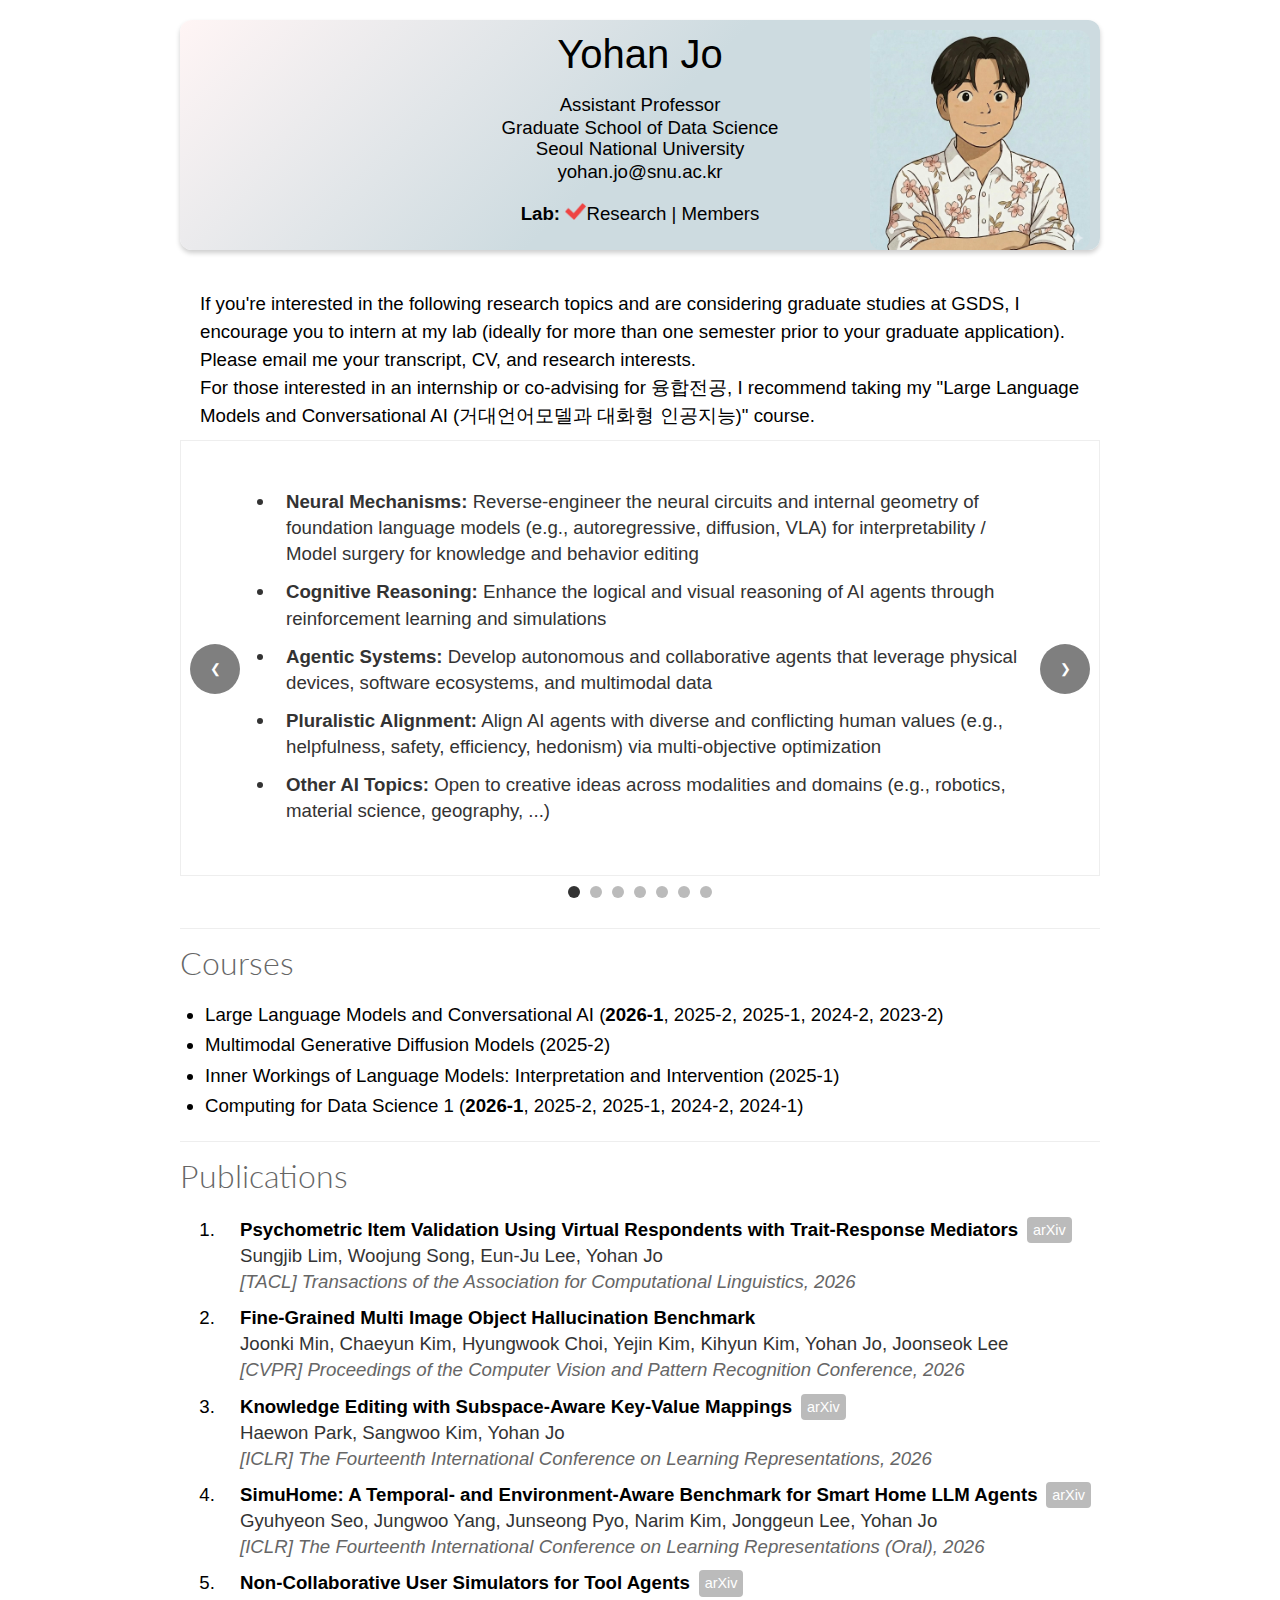
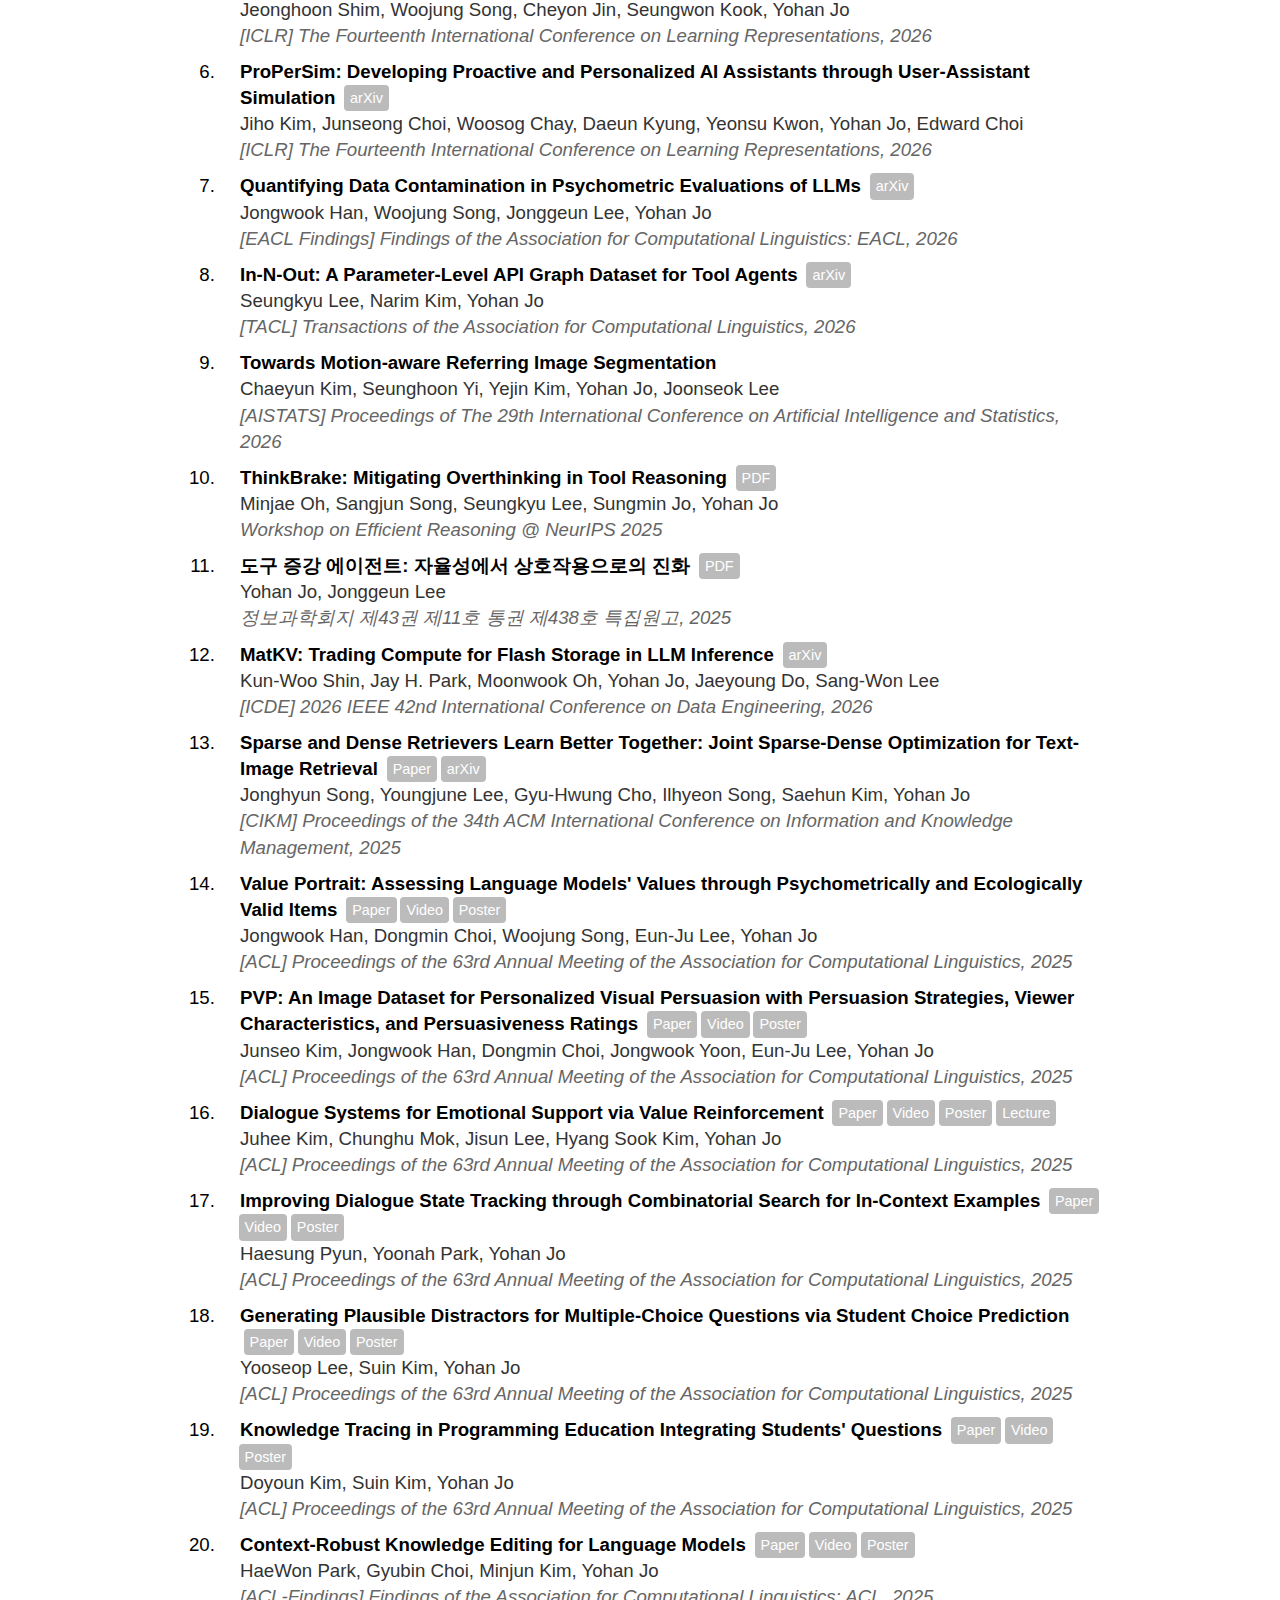
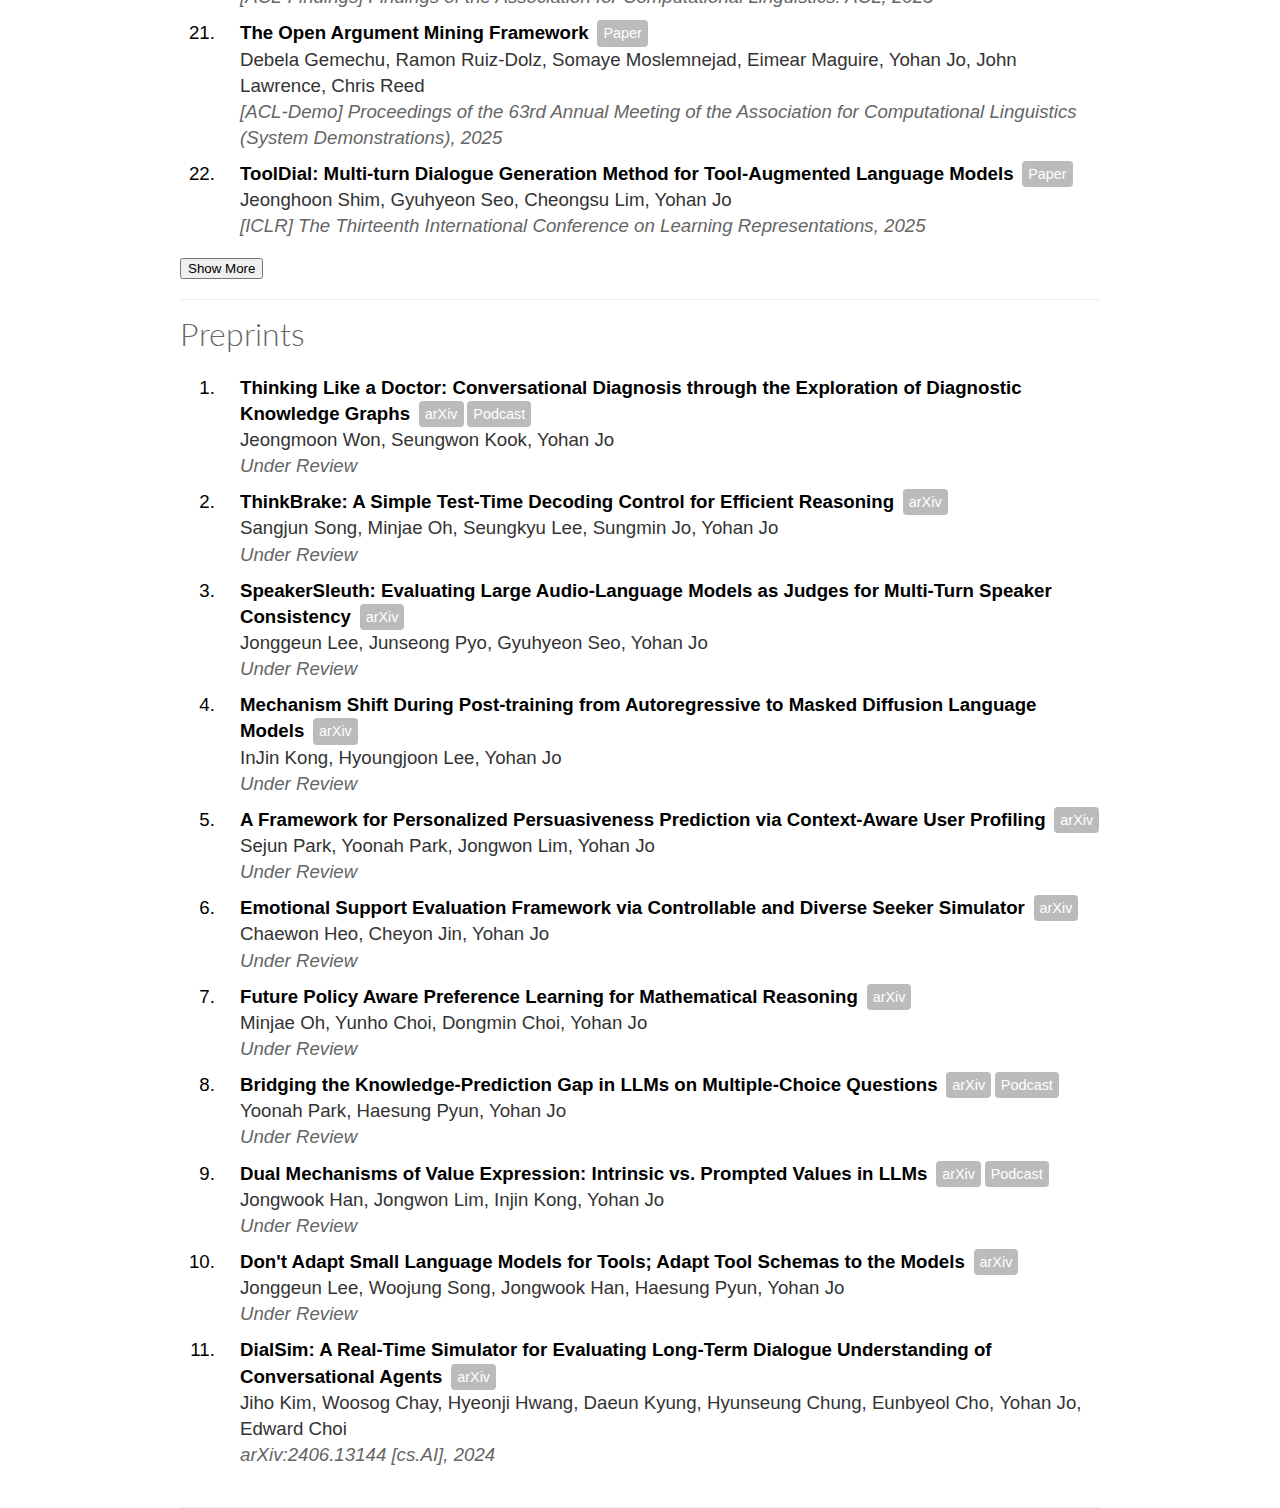
<file: index.html>
<html>
    <head>
        <!-- Google tag (gtag.js) -->
        <script async src="https://www.googletagmanager.com/gtag/js?id=G-27XXQLEX67"></script>
        <script>
          window.dataLayer = window.dataLayer || [];
          function gtag(){dataLayer.push(arguments);}
          gtag('js', new Date());

          gtag('config', 'G-27XXQLEX67');
        </script>

        <meta http-equiv="Content-Type" content="text/html; charset=utf-8" />
        <meta http-equiv="Content-Script-Type" content="text/javascript" />
        <meta http-equiv="Content-Style-Type" content="text/css" />

        <title>Yohan Jo's Homepage</title>
        <link rel="shortcut icon" href="images/charlie_brown_yellow.png"/>
        <link rel="stylesheet" type="text/css" href="style.css" />
        <!--[if !IE]>-->
        <meta name="viewport" content="width=device-width, initial-scale=1.0, maximum-scale=1.0, user-scalable=0" />
        <link href='https://fonts.googleapis.com/css?family=Lato:300' rel='stylesheet' type='text/css'>
        <script src="https://code.jquery.com/jquery-3.4.1.min.js"></script>

        <script type="text/javascript">
            document.addEventListener('DOMContentLoaded', function() {
                // Publications section
                let publicationsOl = document.querySelector('#publications ol');
                let showMorePublicationsBtn = document.getElementById('showMorePublicationsBtn');
                let showLessPublicationsBtn = document.getElementById('showLessPublicationsBtn');

                if(showMorePublicationsBtn) {
                    showMorePublicationsBtn.addEventListener('click', function() {
                        publicationsOl.classList.add('show-all');
                        showMorePublicationsBtn.style.display = 'none';
                        showLessPublicationsBtn.style.display = 'inline-block';
                    });
                }

                if(showLessPublicationsBtn) {
                    showLessPublicationsBtn.addEventListener('click', function() {
                        publicationsOl.classList.remove('show-all');
                        showLessPublicationsBtn.style.display = 'none';
                        showMorePublicationsBtn.style.display = 'inline-block';
                    });
                }

                // Courses section
                let coursesUl = document.querySelector('#courses ul');
                let showMoreCoursesBtn = document.getElementById('showMoreCoursesBtn');
                let showLessCoursesBtn = document.getElementById('showLessCoursesBtn');

                if(showMoreCoursesBtn) {
                    showMoreCoursesBtn.addEventListener('click', function() {
                        coursesUl.classList.add('show-all');
                        showMoreCoursesBtn.style.display = 'none';
                        showLessCoursesBtn.style.display = 'inline-block';
                    });
                }

                if(showLessCoursesBtn) {
                    showLessCoursesBtn.addEventListener('click', function() {
                        coursesUl.classList.remove('show-all');
                        showLessCoursesBtn.style.display = 'none';
                        showMoreCoursesBtn.style.display = 'inline-block';
                    });
                }
            });

            document.addEventListener('DOMContentLoaded', function () {

                const slides = document.querySelectorAll('.slide');
                const dotsContainer = document.getElementById('dots-container');
                // 썸네일 관련 변수 제거 (HTML 슬라이드에는 적용 불가)
                
                let currentIndex = 0;

                // Initialize dots
                slides.forEach((slide, index) => {
                    const dot = document.createElement('div');
                    dot.classList.add('dot');
                    dot.dataset.index = index;
                    dot.addEventListener('click', () => moveToSlide(index));
                    // 썸네일 이벤트 리스너 제거
                    dotsContainer.appendChild(dot);
                });

                function updateActiveDot() {
                    document.querySelectorAll('.dot').forEach((dot, index) => {
                        dot.classList.toggle('active', index === currentIndex);
                    });
                }

                function moveSlide(direction) {
                    currentIndex = (currentIndex + direction + slides.length) % slides.length;
                    updateSlidePosition();
                }

                function moveToSlide(index) {
                    currentIndex = index;
                    updateSlidePosition();
                }

                function updateSlidePosition() {
                    const slidesElement = document.querySelector('.slides');
                    slidesElement.style.transform = `translateX(-${currentIndex * 100}%)`;
                    updateActiveDot();
                }

                // 썸네일 관련 함수 제거 (showThumbnail, hideThumbnail)

                // Set the first dot as active on page load
                updateActiveDot();

                window.moveSlide = moveSlide;
                window.moveToSlide = moveToSlide;
            });
        </script>
    </head>
    <body>
        <div id="wrap">
            <div id="profile" valign="top">
                <div id="profile_left_margin"></div>
                <div id="short_intro">
                    <h1>Yohan Jo</h1>
                    <p>Assistant Professor</p>
                    <p><a href="https://gsds.snu.ac.kr/">Graduate School of Data Science<br />Seoul National University</a></p>
                    <p>yohan.jo&#64;snu.ac.kr</p>
                    <p style="margin-top: 20px;"><b>Lab:</b> <img src="images/check.png" class="check_mark" />Research | <a href="lab.html">Members</a></p>
                </div>
                <div id="photo">
                    <img src="images/yohanjo-cherryblossom.jpg" />
                </div>
                <div id="profile_right_margin"></div>
            </div>
 
            <div id="main">
                <div id="research_interests" class="section">
                    <p>If you're interested in the following research topics and are considering graduate studies at GSDS, I encourage you to intern at my lab (ideally for more than one semester prior to your graduate application). Please email me your transcript, CV, and research interests.</p>
                    <p>For those interested in an internship or co-advising for <a href="https://gsds.snu.ac.kr/integrated/">융합전공</a>, I recommend taking my <a href="files/syllabus/llm.pdf">"Large Language Models and Conversational AI (거대언어모델과 대화형 인공지능)"</a> course.</p>
                    <div class="slideshow-container">
                        <div class="slides">
                            <div class="slide">
                                <div class="slide-inner">
                                    <div class="slide-text-content">
                                        <!--<h2 class="slide-title" style="margin-top: -20px; margin-bottom: 10px;">Research Topics</h2>-->
                                        <ul class="slide-list">
                                            <li><strong>Neural Mechanisms:</strong> Reverse-engineer the neural circuits and internal geometry of foundation language models (e.g., autoregressive, diffusion, VLA) for interpretability / Model surgery for knowledge and behavior editing</li>
                                            <li><strong>Cognitive Reasoning:</strong> Enhance the logical and visual reasoning of AI agents through reinforcement learning and simulations</li>
                                            <li><strong>Agentic Systems:</strong> Develop autonomous and collaborative agents that leverage physical devices, software ecosystems, and multimodal data</li>
                                            <li><strong>Pluralistic Alignment:</strong> Align AI agents with diverse and conflicting human values (e.g., helpfulness, safety, efficiency, hedonism) via multi-objective optimization</li>
                                            <li><strong>Other AI Topics:</strong> Open to creative ideas across modalities and domains (e.g., robotics, material science, geography, ...) </li>
                                        </ul>
                                    </div>
                                </div>
                            </div>
                            <div class="slide">
                                <div class="slide-inner">
                                    <img src="images/lab/Slides.001.jpeg" alt="Research Topics" />
                                </div>
                            </div>
                            <div class="slide">
                                <div class="slide-inner">
                                    <div class="slide-text-content">
                                        <h2 class="slide-title">Cognitive Reasoning</h2>
                                        <ul class="slide-list">
                                            <li><strong>Enhancing the logical and visual reasoning of AI agents</strong></li>
                                            <li>Application to mathematics, medicine, education, and persuasion</li>
                                            <li>Reinforcement learning for visual language models and diffusion language models</li>
                                            <li>Enhancing reasoning efficacy and efficiency</li>
                                        </ul>
                                    </div>
                                    <div class="slide-visual"></div>
                                </div>
                            </div>

                            <div class="slide">
                                <div class="slide-inner">
                                    <div class="slide-text-content">
                                        <h2 class="slide-title">Agentic Systems</h2>
                                        <ul class="slide-list">
                                            <li><strong>Developing autonomous and collaborative agents that leverage physical devices, software ecosystems, and multimodal data</strong></li>
                                            <li>Agents collaborating with smart devices and other agents</li>
                                            <li>Social intelligence for physical AI co-habiting with humans</li>
                                            <li>Training via reinforcement learning and simulations</li>
                                        </ul>
                                    </div>
                                    <div class="slide-visual variant-2"></div>
                                </div>
                            </div>

                            <div class="slide">
                                <div class="slide-inner">
                                    <div class="slide-text-content">
                                        <h2 class="slide-title">Pluralistic Value Alignment</h2>
                                        <ul class="slide-list">
                                            <li><strong>Aligning AI agents with diverse and conflicting values (e.g., helpfulness, safety, efficiency, hedonism)</strong></li>
                                            <li>Training and steering via multi-objective reinforcement learning and Pareto optimization</li>
                                            <li>Application and expansion of prospect theory and social choice theory</li>
                                            <li>Psychometrics for AI agents</li>
                                        </ul>
                                    </div>
                                    <div class="slide-visual variant-3"></div>
                                </div>
                            </div>

                            <div class="slide">
                                <div class="slide-inner">
                                    <div class="slide-text-content">
                                        <h2 class="slide-title">Geometry and Internal Mechanisms</h2>
                                        <ul class="slide-list">
                                            <li><strong>Reverse-engineering the neural circuits of foundation language models</strong>, such as diffusion language models and vision-language-action models</li>
                                            <li><strong>Model surgery</strong> for editing the parametric knowledge and psychological characteristics of agents</li>
                                        </ul>
                                    </div>
                                    <div class="slide-visual variant-4"></div>
                                </div>
                            </div>
                            <div class="slide">
                                <div class="slide-inner">
                                    <img src="images/lab/Slides.007.jpeg" />
                                </div>
                            </div>
                        </div>

                        <button class="arrow left" onclick="moveSlide(-1)">&#10094;</button>
                        <button class="arrow right" onclick="moveSlide(1)">&#10095;</button>
                        <div class="dots-container" id="dots-container"></div>
                    </div>
                </div>

                <div id="courses" class="section">
                    <h2>Courses</h2>

                    <ul class="">
                        <li class="course_list_item">
                            Large Language Models and Conversational AI
                            (<a href="files/syllabus/2026-1-llm.pdf"><b>2026-1</b></a>,
                             <a href="files/syllabus/2025-2-convai.pdf">2025-2</a>,
                             <a href="files/syllabus/2025-1-convai.pdf">2025-1</a>,
                             <a href="files/syllabus/2024-2-convai.pdf">2024-2</a>,
                             2023-2)
                        </li>
                        <li class="course_list_item">
                            Multimodal Generative Diffusion Models
                            (<a href="files/syllabus/2025-2-multimodal_generative_diffusion_models.pdf">2025-2</a>)
                        </li>
                        <li class="course_list_item">
                            Inner Workings of Language Models: Interpretation and Intervention
                            (<a href="files/syllabus/2025-1-inner_workings_of_lms.pdf">2025-1</a>)
                        </li>
                        <li class="course_list_item">
                            Computing for Data Science 1
                            (<a href="files/syllabus/2026-1-computing1.pdf"><b>2026-1</b></a>,
                             <a href="files/syllabus/2025-2-computing1.pdf">2025-2</a>,
                             <a href="files/syllabus/2025-1-computing1.pdf">2025-1</a>,
                             <a href="files/syllabus/2024-2-computing1.pdf">2024-2</a>,
                             2024-1)
                        </li>
                    </ul>
                </div>

                <div id="publications" class="section">
                    <h2>Publications</h2>
                    <ol>
                        <!--
                        <li class="paper select"><p class="paper_title"> <span class="link"><a href=""></a></span></p>
                            <p class="paper_authors"></p>
                            <p class="paper_venue"></p></li>
                        -->
                        <li class="paper select"><p class="paper_title">Psychometric Item Validation Using Virtual Respondents with Trait-Response Mediators <span class="link"><a href="https://arxiv.org/abs/2507.05890">arXiv</a></span></p>
                            <p class="paper_authors">Sungjib Lim, Woojung Song, Eun-Ju Lee, Yohan Jo</p>
                            <p class="paper_venue">[TACL] Transactions of the Association for Computational Linguistics, 2026</p></li>

                        <li class="paper select"><p class="paper_title">Fine-Grained Multi Image Object Hallucination Benchmark <span class="link"><a href=""></a></span></p>
                            <p class="paper_authors">Joonki Min, Chaeyun Kim, Hyungwook Choi, Yejin Kim, Kihyun Kim, Yohan Jo, Joonseok Lee</p>
                            <p class="paper_venue">[CVPR] Proceedings of the Computer Vision and Pattern Recognition Conference, 2026</p></li>

                        <li class="paper select"><p class="paper_title">Knowledge Editing with Subspace-Aware Key-Value Mappings <span class="link"><a href="https://arxiv.org/abs/2509.24502">arXiv</a></span></p>
                            <p class="paper_authors">Haewon Park, Sangwoo Kim, Yohan Jo</p>
                            <p class="paper_venue">[ICLR] The Fourteenth International Conference on Learning Representations, 2026</p></li>

                        <li class="paper select"><p class="paper_title">SimuHome: A Temporal- and Environment-Aware Benchmark for Smart Home LLM Agents <span class="link"><a href="https://arxiv.org/abs/2509.24282">arXiv</a></span></p>
                            <p class="paper_authors">Gyuhyeon Seo, Jungwoo Yang, Junseong Pyo, Narim Kim, Jonggeun Lee, Yohan Jo</p>
                            <p class="paper_venue">[ICLR] The Fourteenth International Conference on Learning Representations (Oral), 2026</p></li>

                        <li class="paper select"><p class="paper_title">Non-Collaborative User Simulators for Tool Agents <span class="link"><a href="https://arxiv.org/abs/2509.23124">arXiv</a></span></p>
                            <p class="paper_authors">Jeonghoon Shim, Woojung Song, Cheyon Jin, Seungwon Kook, Yohan Jo</p>
                            <p class="paper_venue">[ICLR] The Fourteenth International Conference on Learning Representations, 2026</p></li>

                        <li class="paper select"><p class="paper_title">ProPerSim: Developing Proactive and Personalized AI Assistants through User-Assistant Simulation <span class="link"><a href="https://arxiv.org/abs/2509.21730">arXiv</a></span></p>
                            <p class="paper_authors">Jiho Kim, Junseong Choi, Woosog Chay, Daeun Kyung, Yeonsu Kwon, Yohan Jo, Edward Choi</p>
                            <p class="paper_venue">[ICLR] The Fourteenth International Conference on Learning Representations, 2026</p></li>

                        <li class="paper select"><p class="paper_title">Quantifying Data Contamination in Psychometric Evaluations of LLMs <span class="link"><a href="https://arxiv.org/pdf/2510.07175">arXiv</a></span></p>
                            <p class="paper_authors">Jongwook Han, Woojung Song, Jonggeun Lee, Yohan Jo</p>
                            <p class="paper_venue">[EACL Findings] Findings of the Association for Computational Linguistics: EACL, 2026</p></li>

                        <li class="paper select"><p class="paper_title">In-N-Out: A Parameter-Level API Graph Dataset for Tool Agents <span class="link"><a href="https://arxiv.org/abs/2509.01560">arXiv</a></span></p>
                            <p class="paper_authors">Seungkyu Lee, Narim Kim, Yohan Jo</p>
                            <p class="paper_venue">[TACL] Transactions of the Association for Computational Linguistics, 2026</p></li>

                        <li class="paper select"><p class="paper_title">Towards Motion-aware Referring Image Segmentation <span class="link"><a href=""></a></span></p>
                            <p class="paper_authors">Chaeyun Kim, Seunghoon Yi, Yejin Kim, Yohan Jo, Joonseok Lee</p>
                            <p class="paper_venue">[AISTATS] Proceedings of The 29th International Conference on Artificial Intelligence and Statistics, 2026</p></li>

                        <li class="paper select"><p class="paper_title">ThinkBrake: Mitigating Overthinking in Tool Reasoning <span class="link"><a href="https://openreview.net/pdf?id=L51idMsU6L">PDF</a></span></p>
                            <p class="paper_authors">Minjae Oh, Sangjun Song, Seungkyu Lee, Sungmin Jo, Yohan Jo</p>
                            <p class="paper_venue">Workshop on Efficient Reasoning @ NeurIPS 2025</p></li>

                        <li class="paper select"><p class="paper_title">도구 증강 에이전트: 자율성에서 상호작용으로의 진화 <span class="link"><a href="files/papers/정보과학회지2025_도구증강에이전트.pdf">PDF</a></span></p>
                            <p class="paper_authors">Yohan Jo, Jonggeun Lee</p>
                            <p class="paper_venue">정보과학회지 제43권 제11호 통권 제438호 특집원고, 2025</p></li>

                        <li class="paper select"><p class="paper_title">MatKV: Trading Compute for Flash Storage in LLM Inference <span class="link"><a href="https://www.arxiv.org/abs/2512.22195">arXiv</a></span></p>
                            <p class="paper_authors">Kun-Woo Shin, Jay H. Park, Moonwook Oh, Yohan Jo, Jaeyoung Do, Sang-Won Lee</p>
                            <p class="paper_venue">[ICDE] 2026 IEEE 42nd International Conference on Data Engineering, 2026</p></li>

                        <li class="paper select"><p class="paper_title">Sparse and Dense Retrievers Learn Better Together: Joint Sparse-Dense Optimization for Text-Image Retrieval <span class="link"><a href="https://dl.acm.org/doi/10.1145/3746252.3760959">Paper</a> <a href="https://arxiv.org/abs/2508.16707">arXiv</a></span></p>
                            <p class="paper_authors">Jonghyun Song, Youngjune Lee, Gyu-Hwung Cho, Ilhyeon Song, Saehun Kim, Yohan Jo</p>
                            <p class="paper_venue">[CIKM] Proceedings of the 34th ACM International Conference on Information and Knowledge Management, 2025</p></li>

                        <li class="paper select"><p class="paper_title">Value Portrait: Assessing Language Models' Values through Psychometrically and Ecologically Valid Items <span class="link"><a title="Value Portrait" href="https://aclanthology.org/2025.acl-long.838/">Paper</a> <a href="https://drive.google.com/file/d/1SX9rXgzeYmg-67iYMK2HblAkF3V-aXI6/view?usp=drive_link">Video</a> <a href="https://drive.google.com/file/d/1g9109vFntXvX9XMlaYYl3CyzwYJaf4fI/view?usp=drive_link">Poster</a></span></p>
                            <p class="paper_authors">Jongwook Han, Dongmin Choi, Woojung Song, Eun-Ju Lee, Yohan Jo</p>
                            <p class="paper_venue">[ACL] Proceedings of the 63rd Annual Meeting of the Association for Computational Linguistics, 2025</p></li>

                        <li class="paper select"><p class="paper_title">PVP: An Image Dataset for Personalized Visual Persuasion with Persuasion Strategies, Viewer Characteristics, and Persuasiveness Ratings <span class="link"><a href="https://aclanthology.org/2025.acl-long.942/">Paper</a> <a href="https://drive.google.com/file/d/12beBFLJ-MjZPxjBg9GQZ1V_ZMOIgf0ak/view?usp=drive_link">Video</a> <a href="https://drive.google.com/file/d/1X7CjkNunR4B83yRLu5Yi05kZ22v_8WYS/view?usp=drive_link">Poster</a></span></p>
                            <p class="paper_authors">Junseo Kim, Jongwook Han, Dongmin Choi, Jongwook Yoon, Eun-Ju Lee, Yohan Jo</p>
                            <p class="paper_venue">[ACL] Proceedings of the 63rd Annual Meeting of the Association for Computational Linguistics, 2025</p></li>

                        <li class="paper select"><p class="paper_title">Dialogue Systems for Emotional Support via Value Reinforcement <span class="link"><a href="https://aclanthology.org/2025.acl-long.1395/">Paper</a> <a href="https://drive.google.com/file/d/1rYkWii9ouBKmBRk7SvL-1cyzu2VDMNgt/view?usp=drive_link">Video</a> <a href="https://drive.google.com/file/d/1iWqhAA8c9yUjMDhfd5lvELXKKwkjpwUu/view?usp=drive_link">Poster</a> <a href="https://www.dropbox.com/scl/fi/b151gvrxc2psv3hiqki61/Lecture-26.-Applications-Mental-Health.mp4?rlkey=inqt93nuezg9mzxnfm00lzjhu&dl=0">Lecture</a></span></p>
                            <p class="paper_authors">Juhee Kim, Chunghu Mok, Jisun Lee, Hyang Sook Kim, Yohan Jo</p>
                            <p class="paper_venue">[ACL] Proceedings of the 63rd Annual Meeting of the Association for Computational Linguistics, 2025</p></li>

                        <li class="paper select"><p class="paper_title">Improving Dialogue State Tracking through Combinatorial Search for In-Context Examples <span class="link"><a href="https://aclanthology.org/2025.acl-long.1393/">Paper</a> <a href="https://drive.google.com/file/d/1rmfnwYZEFIsL2oJ_LvJSBrtEZSBP4a4u/view?usp=drive_link">Video</a> <a href="https://drive.google.com/file/d/17XOKFDTJt9tC2hnryrx_C0eYH6BAPjhj/view?usp=drive_link">Poster</a></span></p>
                            <p class="paper_authors">Haesung Pyun, Yoonah Park, Yohan Jo</p>
                            <p class="paper_venue">[ACL] Proceedings of the 63rd Annual Meeting of the Association for Computational Linguistics, 2025</p></li>
                        
                        <li class="paper select"><p class="paper_title">Generating Plausible Distractors for Multiple-Choice Questions via Student Choice Prediction <span class="link"><a href="https://aclanthology.org/2025.acl-long.1154/">Paper</a> <a href="https://drive.google.com/file/d/1tOK7f4wqgkNTlprvR8u-mRWUWdkfxRCt/view?usp=drive_link">Video</a> <a href="https://drive.google.com/file/d/104NuEFanQYbtr3wWzGdzCAAGRQ_-gNjf/view?usp=drive_link">Poster</a></span></p>
                            <p class="paper_authors">Yooseop Lee, Suin Kim, Yohan Jo</p>
                            <p class="paper_venue">[ACL] Proceedings of the 63rd Annual Meeting of the Association for Computational Linguistics, 2025</p></li>

                        <li class="paper select"><p class="paper_title">Knowledge Tracing in Programming Education Integrating Students' Questions <span class="link"><a href="https://aclanthology.org/2025.acl-long.1343/">Paper</a> <a href="https://drive.google.com/file/d/1yUl72Fy5p-mfl-B4SC1fOSCzQSXwEEZF/view?usp=drive_link">Video</a> <a href="https://drive.google.com/file/d/1KQT1nMAotRnu2cB3bVmLbjSA0Oelc0Qb/view?usp=drive_link">Poster</a></span></p>
                            <p class="paper_authors">Doyoun Kim, Suin Kim, Yohan Jo</p>
                            <p class="paper_venue">[ACL] Proceedings of the 63rd Annual Meeting of the Association for Computational Linguistics, 2025</p></li>

                        <li class="paper select"><p class="paper_title">Context-Robust Knowledge Editing for Language Models <span class="link"><a href="https://aclanthology.org/2025.findings-acl.540/">Paper</a> <a href="https://drive.google.com/file/d/1HpCG-ee4G7f3fPm9VUm1SL25A-DtckCP/view?usp=drive_link">Video</a> <a href="https://drive.google.com/file/d/1ELYmz-tZ0dwR8eEhfMm-g4Pn4GwAVmiB/view?usp=drive_link">Poster</a></span></p>
                            <p class="paper_authors">HaeWon Park, Gyubin Choi, Minjun Kim, Yohan Jo</p>
                            <p class="paper_venue">[ACL-Findings] Findings of the Association for Computational Linguistics: ACL, 2025</p></li>

                        <li class="paper select"><p class="paper_title">The Open Argument Mining Framework <span class="link"><a href="https://aclanthology.org/2025.acl-demo.31/">Paper</a></span></p>
                            <p class="paper_authors">Debela Gemechu, Ramon Ruiz-Dolz, Somaye Moslemnejad, Eimear Maguire, Yohan Jo, John Lawrence, Chris Reed</p>
                            <p class="paper_venue">[ACL-Demo] Proceedings of the 63rd Annual Meeting of the Association for Computational Linguistics (System Demonstrations), 2025</p></li>

                        <li class="paper select" data-category="tool_agent"><p class="paper_title">ToolDial: Multi-turn Dialogue Generation Method for Tool-Augmented Language Models <span class="link"><a href="https://openreview.net/pdf?id=J1J5eGJsKZ">Paper</a></span></p>
                            <p class="paper_authors">Jeonghoon Shim, Gyuhyeon Seo, Cheongsu Lim, Yohan Jo</p>
                            <p class="paper_venue">[ICLR] The Thirteenth International Conference on Learning Representations, 2025</p></li>

                        <li class="paper" data-category="emotion"><p class="paper_title">KMI: A Dataset of Korean Motivational Interviewing Dialogues for Psychotherapy <span class="link"><a href="https://aclanthology.org/2025.naacl-long.541/">Paper</a></span></p>
                            <p class="paper_authors">Hyunjong Kim, Suyeon Lee, Yeongjae Cho, Eunseo Ryu, Yohan Jo, Suran Seong, Sungzoon Cho</p>
                            <p class="paper_venue">[NAACL] The 2025 Annual Conference of the Nations of the Americas Chapter of the ACL, 2025</p></li>

                        <li class="paper" data-category="rag"><p class="paper_title">Towards Lifelong Dialogue Agents via Timeline-based Memory Management <span class="link"><a href="https://aclanthology.org/2025.naacl-long.435/">Paper</a></span></p>
                            <p class="paper_authors">Kai Tzu-iunn Ong, Namyoung Kim, Minju Gwak, Hyungjoo Chae, Taeyoon Kwon, Yohan Jo, Seung-won Hwang, Dongha Lee, Jinyoung Yeo</p>
                            <p class="paper_venue">[NAACL] The 2025 Annual Conference of the Nations of the Americas Chapter of the ACL, 2025</p></li>

                        <li class="paper" data-category="rag"><p class="paper_title">Ask Optimal Questions: Aligning Large Language Models with Retriever's Preference in Conversational Search <span class="link"><a href="https://aclanthology.org/2025.findings-naacl.328/">Paper</a></span></p>
                            <p class="paper_authors">Chanwoong Yoon, Gangwoo Kim, Byeongguk Jeon, Sungdong Kim, Yohan Jo, Jaewoo Kang</p>
                            <p class="paper_venue">[NAACL-Findings] Findings of the Association for Computational Linguistics: NAACL, 2025</p></li>

                        <li class="paper" data-category="truthfulness"><p class="paper_title">Model-based Preference Optimization in Abstractive Summarization without Human Feedback <span class="link"><a href="https://aclanthology.org/2024.emnlp-main.1048/">Paper</a></span></p>
                            <p class="paper_authors">Jaepill Choi, Kyubyung Chae, Jiwoo Song, Yohan Jo, Taesup Kim</p>
                            <p class="paper_venue">[EMNLP] Proceedings of the 2024 Conference on Empirical Methods in Natural Language Processing, 2024</p></li>

                        <li class="paper" data-category="rag"><p class="paper_title">Generalizing Visual Question Answering from Synthetic to Human-Written Questions via a Chain of QA with a Large Language Model <span class="link"><a href="https://ebooks.iospress.nl/volumearticle/69596">Paper</a></span></p>
                            <p class="paper_authors">Taehee Kim, Yeongjae Cho, Heejun Shin, Yohan Jo, Dongmyung Shin</p>
                            <p class="paper_venue">[ECAI] Proceedings of the 27th European Conference on Artificial Intelligence, 2024</p></li>

                        <li class="paper" data-category="medical"><p class="paper_title">Publicly Shareable Clinical Large Language Model Built on Synthetic Clinical Notes <span class="link"><a href="https://aclanthology.org/2024.findings-acl.305/">Paper</a></span></p>
                            <p class="paper_authors">Sunjun Kweon, Junu Kim, Jiyoun Kim, Sujeong Im, Eunbyeol Cho, Seongsu Bae, Jungwoo Oh, Gyubok Lee, Jong Hak Moon, Seng Chan You, Seungjin Baek, Chang Hoon Han, Yoon Bin Jung, Yohan Jo, Edward Choi</p>
                            <p class="paper_venue">[ACL-Findings] Findings of the Association for Computational Linguistics: ACL, 2024</p></li>

                        <li class="paper" data-category="truthfulness"><p class="paper_title">Mitigating Hallucination in Abstractive Summarization with Domain-Conditional Mutual Information <span class="link"><a href="https://aclanthology.org/2024.findings-naacl.117/">Paper</a></span></p>
                            <p class="paper_authors">Kyubyung Chae, Jaepill Choi, Yohan Jo, Taesup Kim</p>
                            <p class="paper_venue">[NAACL-Findings] Findings of the Association for Computational Linguistics: NAACL, 2024</p></li>

                        <li class="paper" data-category="persona"><p class="paper_title">From Values to Opinions: Predicting Human Behaviors and Stances Using Value-Injected Large Language Models <span class="link"><a href="https://aclanthology.org/2023.emnlp-main.961/">Paper</a> <a href="https://www.dropbox.com/s/6tz1x9qveej14bv/recording.mp4?dl=0">Video</a></span></p>
                            <p class="paper_authors">Dongjun Kang, Joonsuk Park, Yohan Jo, JinYeong Bak</p>
                            <p class="paper_venue">[EMNLP] Proceedings of the 2023 Conference on Empirical Methods in Natural Language Processing, 2023</p></li>

                        <li class="paper" data-category="rag"><p class="paper_title">KG-GPT: A General Framework for Reasoning on Knowledge Graphs Using Large Language Models <span class="link"><a href="https://aclanthology.org/2023.findings-emnlp.631/">Paper</a> <a href="https://www.dropbox.com/s/85809wl1jrgjvxn/EMNLP_2023_KG-GPT%20%281%29.mp4?dl=0">Video</a></span></p>
                            <p class="paper_authors">Jiho Kim, Yeonsu Kwon, Yohan Jo, Edward Choi</p>
                            <p class="paper_venue">[EMNLP-Findings] Findings of the Association for Computational Linguistics: EMNLP, 2023</p></li>

                        <li class="paper" data-category="tool_agent"><p class="paper_title">Multi-User MultiWOZ: Task-Oriented Dialogues among Multiple Users <span class="link"><a href="https://aclanthology.org/2023.findings-emnlp.213/">Paper</a> <a href="https://www.dropbox.com/scl/fi/ba62ewk4psyfrr4bk5nbp/EMNLP-2023.mov?rlkey=l549qdunfemf4tqpfn72p11p3&dl=0">Video</a></span></p>
                            <p class="paper_authors">Yohan Jo, Xinyan Zhao, Arijit Biswas, Nikoletta Basiou, Vincent Auvray, Nikolaos Malandrakis, Angeliki Metallinou, Alexandros Potamianos</p>
                            <p class="paper_venue">[EMNLP-Findings] Findings of the Association for Computational Linguistics: EMNLP, 2023</p></li>

                        <li class="paper" data-category="tool_agent"><p class="paper_title">A Zero-Shot Approach for Multi-User Task-Oriented Dialog Generation <span class="link"><a href="https://aclanthology.org/2023.inlg-main.14/">Paper</a></span></p>
                            <p class="paper_authors">Shiv Surya, Yohan Jo, Arijit Biswas, Alexandros Potamianos</p>
                            <p class="paper_venue">[INLG] Proceedings of the 16th International Natural Language Generation Conference, 2023</p></li>

                        <li class="paper" data-category="rag"><p class="paper_title">FactKG: Fact Verification via Reasoning on Knowledge Graphs <span class="link"><a href="https://aclanthology.org/2023.acl-long.895/">Paper</a></span></p>
                            <p class="paper_authors">Jiho Kim, Sungjin Park, Yeonsu Kwon, Yohan Jo, James Thorne, Edward Choi</p>
                            <p class="paper_venue">[ACL] Proceedings of the 61st Annual Meeting of the Association for Computational Linguistics, 2023</p></li>

                        <li class="paper" data-category="rag"><p class="paper_title">Open-WikiTable: Dataset for Open Domain Question Answering with Complex Reasoning over Table <span class="link"><a href="https://aclanthology.org/2023.findings-acl.526/">Paper</a></span></p>
                            <p class="paper_authors">Sunjun Kweon, Yeonsu Kwon, Seonhee Cho, Yohan Jo, Edward Choi</p>
                            <p class="paper_venue">[ACL-Findings] Findings of the Association for Computational Linguistics: ACL, 2023</p></li>

                        <li class="paper" data-category="truthfulness"><p class="paper_title">A Closer Look at the Intervention Procedure of Concept Bottleneck Models <span class="link"><a href="https://proceedings.mlr.press/v202/shin23a.html">Paper</a></span></p>
                            <p class="paper_authors">Sungbin Shin, Yohan Jo, Sungsoo Ahn, Namhoon Lee</p>
                            <p class="paper_venue">[ICML] Proceedings of the 40th International Conference on Machine Learning, 2023</p></li>

                        <li class="paper" data-category="persuasion"><p class="paper_title">Argument Mining for Review Helpfulness Prediction <span class="link"><a href="https://aclanthology.org/2022.emnlp-main.609/">Paper</a></span></p>
                            <p class="paper_authors">Zaiqian Chen, Daniel Verdi do Amarante, Jenna Donaldson, Yohan Jo, Joonsuk Park</p>
                            <p class="paper_venue">[EMNLP] Proceedings of the 2022 Conference on Empirical Methods in Natural Language Processing, 2022</p></li>

                        <li class="paper" data-category="persuasion"><p class="paper_title">Status Biases in Deliberation Online: Evidence from a Randomized Experiment on ChangeMyView <span class="link"><a href="https://aclanthology.org/2022.findings-emnlp.474/">Paper</a></span></p>
                            <p class="paper_authors">Emaad Manzoor, Yohan Jo, Alan L. Montgomery</p>
                            <p class="paper_venue">[EMNLP-Findings] Findings of the Association for Computational Linguistics: EMNLP, 2022</p></li>

                        <li class="paper" data-category="persuasion"><p class="paper_title">Toward Computational Argumentation with Reasoning and Knowledge <span class="link"><a href="files/papers/phd_thesis.pdf">PDF</a></span></p>
                            <p class="paper_authors">Yohan Jo</p>
                            <p class="paper_venue">Ph.D. Thesis, 2021</p></li>

                        <li class="paper" data-category="persuasion rag"><p class="paper_title">Knowledge-Enhanced Evidence Retrieval for Counterargument Generation <span class="link"><a href="https://aclanthology.org/2021.findings-emnlp.264/">Paper</a></span></p>
                            <p class="paper_authors">Yohan Jo, Haneul Yoo, JinYeong Bak, Alice Oh, Chris Reed, Eduard Hovy</p>
                            <p class="paper_venue">[EMNLP-Findings] Findings of the Association for Computational Linguistics: EMNLP, 2021</p></li>

                        <li class="paper" data-category="persuasion"><p class="paper_title">Classifying Argumentative Relations Using Logical Mechanisms and Argumentation Schemes <span class="link"><a href="https://direct.mit.edu/tacl/article/doi/10.1162/tacl_a_00394/106790">Paper</a> <a href="https://github.com/yohanjo/tacl_arg_rel">Git</a></span></p>
                            <p class="paper_authors">Yohan Jo, Seojin Bang, Chris Reed, Eduard Hovy</p>
                            <p class="paper_venue">[TACL] Transactions of the Association for Computational Linguistics, vol. 9, 2021</p></li>

                        <li class="paper" data-category="persuasion"><p class="paper_title">Detecting Attackable Sentences in Arguments <span class="link"><a href="https://www.aclweb.org/anthology/2020.emnlp-main.1">Paper</a></span></p>
                            <p class="paper_authors">Yohan Jo, Seojin Bang, Emaad Manzoor, Eduard Hovy, Chris Reed</p>
                            <p class="paper_venue">[EMNLP] Proceedings of the 2020 Conference on Empirical Methods in Natural Language Processing, 2020</p></li>

                        <li class="paper" data-category="persuasion"><p class="paper_title">Extracting Implicitly Asserted Propositions in Argumentation <span class="link"><a href="https://www.aclweb.org/anthology/2020.emnlp-main.2">Paper</a></span></p>
                            <p class="paper_authors">Yohan Jo, Jacky Visser, Chris Reed, Eduard Hovy</p>
                            <p class="paper_venue">[EMNLP] Proceedings of the 2020 Conference on Empirical Methods in Natural Language Processing, 2020</p></li>

                        <li class="paper" data-category="persuasion"><p class="paper_title">Machine-Aided Annotation for Fine-Grained Proposition Types in Argumentation <span class="link"><a href="files/papers/LREC20.pdf">Paper</a></span></p>
                            <p class="paper_authors">Yohan Jo, Elijah Mayfield, Chris Reed, Eduard Hovy</p>
                            <p class="paper_venue">[LREC] Proceedings of the 12th International Conference on Language Resources and Evaluation, 2020</p></li>

                        <li class="paper" data-category="persuasion"><p class="paper_title">A Cascade Model for Proposition Extraction in Argumentation <span class="link"><a href="https://www.aclweb.org/anthology/W19-4502">Paper</a></span></p>
                            <p class="paper_authors">Yohan Jo, Jacky Visser, Chris Reed, Eduard Hovy</p>
                            <p class="paper_venue">Proceedings of the 6th Workshop on Argument Mining, 2019</p></li>

                        <li class="paper" data-category="persuasion"><p class="paper_title">Using Functional Schemas to Understand Social Media Narratives <span class="link"><a href="https://www.aclweb.org/anthology/W19-3403">Paper</a></span></p>
                            <p class="paper_authors">Xinru Yan, Aakanksha Naik, Yohan Jo, Carolyn P. Rose</p>
                            <p class="paper_venue">Proceedings of the Second Workshop on Storytelling, 2019</p></li>

                        <li class="paper" data-category="persuasion"><p class="paper_title">Attentive Interaction Model: Modeling Changes in View in Argumentation <span class="link"><a href="https://aclanthology.org/N18-1010/">Paper</a> <a href="https://github.com/yohanjo/aim">Homepage</a></span></p>
                            <p class="paper_authors">Yohan Jo, Shivani Poddar, Byungsoo Jeon, Qinlan Shen, Carolyn P. Rose, Graham Neubig</p>
                            <p class="paper_venue">[NAACL] Proceedings of the 2018 Conference of the North American Chapter of the Association for Computational Linguistics: Human Language Technologies, 2018</p></li>

                        <li class="paper" data-category="persuasion"><p class="paper_title">Perceptions of Censorship and Moderation in Political Debate Forums <span class="link"><a href="files/papers/ICWSM18.pdf">Paper</a> <a href="https://aaai.org/ocs/index.php/ICWSM/ICWSM18/paper/view/17809">Homepage</a></span></p>
                            <p class="paper_authors">Qinlan Shen, Michael Yoder, Yohan Jo, Carolyn P. Rose</p>
                            <p class="paper_venue">[ICWSM] Proceedings of the 12th International AAAI Conference on Web and Social Media, 2018</p></li>

                        <li class="paper" data-category="education"><p class="paper_title">Time Series Analysis of Clickstream Logs from Online Courses <span class="link"><a href="https://arxiv.org/abs/1809.04177" title="arXiv">Report</a></span></p>
                            <p class="paper_authors">Yohan Jo*, Keith Maki*, Gaurav Tomar*</p>
                            <p class="paper_venue">arXiv:1809.04177 [cs.HC], 2018</p></li>

                        <li class="paper" data-category="persuasion"><p class="paper_title">Roles and Success in Wikipedia Talk Pages: Identifying Latent Patterns of Behavior <span class="link"><a href="files/papers/IJCNLP17.pdf">Paper</a></span></p>
                            <p class="paper_authors">Keith Maki, Michael Miller Yoder, Yohan Jo, Carolyn P. Rose</p>
                            <p class="paper_venue">[IJCNLP] Proceedings of the 8th International Joint Conference on Natural Language Processing, 2017</p>
                            <p class="best_paper emph">Best Student Paper Award</p></li>

                        <li class="paper" data-category="persuasion"><p class="paper_title">Modeling Dialogue Acts with Content Word Filtering and Speaker Preferences <span class="link"><a href="https://aclanthology.org/D17-1232/">Paper</a> <a href="https://github.com/yohanjo/Dialogue-Acts/tree/master/EMNLP17">Homepage</a></span></p>
                            <p class="paper_authors">Yohan Jo, Michael Miller Yoder, Hyeju Jang, Carolyn P. Rose</p>
                            <p class="paper_venue">[EMNLP] Proceedings of the 2017 Conference on Empirical Methods in Natural Language Processing, 2017</p></li>

                        <li class="paper" data-category="medical"><p class="paper_title">Combining LSTM and Latent Topic Modeling for Mortality Prediction <span class="link"><a href="https://arxiv.org/abs/1709.02842" title="arXiv">Report</a></span></p>
                            <p class="paper_authors">Yohan Jo, Lisa Lee, Shruti Palaskar</p>
                            <p class="paper_venue">arXiv:1709.02842 [cs.CL], 2017</p></li>

                        <li class="paper" data-category="persona"><p class="paper_title">Simplifying the Bible and Wikipedia Using Statistical Machine Translation <span class="link"><a href="https://arxiv.org/abs/1703.08646" title="arXiv">Report</a></span></p>
                            <p class="paper_authors">Yohan Jo</p>
                            <p class="paper_venue">arXiv:1703.08646 [cs.CL], 2017</p></li>

                        <li class="paper" data-category="persuasion"><p class="paper_title">Metaphor Detection Using Topic Transition, Emotion, and Cognition in Context <span class="link"><a href="files/papers/ACL16.pdf" title="Download">Paper</a></span></p>
                            <p class="paper_authors">Hyeju Jang, Yohan Jo, Michael Miller, Qinlan Shen, Seungwhan Moon, Carolyn P. Rose</p>
                            <p class="paper_venue">[ACL] Proceedings of the 54th Annual Meeting of the Association for Computational Linguistics, 2016</p></li>

                        <li class="paper" data-category="education"><p class="paper_title">Expediting Support for Social Learning with Behavior Modeling <span class="link"><a href="files/papers/EDM16.pdf" title="Download">Paper</a> <a href="https://arxiv.org/abs/1605.02836" title="arXiv">TechReport</a></span></p>
                            <p class="paper_authors">Yohan Jo, Gaurav Tomar, Oliver Ferschke, Carolyn P. Rose, Dragan Gasevic</p>
                            <p class="paper_venue">[EDM] Proceedings of the 9th International Conference on Educational Data Mining, 2016</p></li>

                        <li class="paper" data-category="education"><p class="paper_title">Pipeline for Expediting Learning Analytics and Student Support from Data in Social Learning <span class="link"><a href="files/papers/LAK16.pdf" title="Download">Paper</a> <a href="files/papers/LAK16_Poster.pdf" title="Download">Poster</a></span></p>
                            <p class="paper_authors">Yohan Jo, Gaurav Tomar, Oliver Ferschke, Carolyn P. Rose, Dragan Gasevic</p>
                            <p class="paper_venue">[LAK] Poster at the 6th International Learning Analytics and Knowledge Conference (LAK), 2016</p></li>

                        <li class="paper" data-category="medical"><p class="paper_title">Time Series Analysis of Nursing Notes for Mortality Prediction via State Transition Topic Model <span class="link"><a href="files/papers/CIKM15.pdf" title="Download">Paper</a> <a href="files/papers/CIKM15_Slides.pdf" title="Download">Slides</a> <a href="research/CIKM15/index.html" title="Go to webpage">Home</a></span></p>
                            <p class="paper_authors">Yohan Jo, Natasha Loghmanpour, Carolyn P. Rose</p>
                            <p class="paper_venue">[CIKM] Proceedings of the 24th ACM International Conference on Information and Knowledge Management, 2015</p></li>

                        <li class="paper" data-category="persuasion"><p class="paper_title">Metaphor Detection in Discourse <span class="link"><a href="files/papers/SIGDIAL15.pdf" title="Download">Paper</a></span></p>
                            <p class="paper_authors">Hyeju Jang, Seungwhan Moon, Yohan Jo, Carolyn P. Rose</p>
                            <p class="paper_venue">[SIGDial] Proceedings of the 16th Annual Meeting of the Special Interest Group on Discourse and Dialogue, 2015</p></li>

                        <li class="paper" data-category="emotion"><p class="paper_title">Aspect and Sentiment Unification Model for Online Review Analysis <span class="link"><a href="files/papers/WSDM11.pdf" title="Download">Paper</a> <a href="research/WSDM11/index.html" title="Go to webpage">Home</a></span></p>
                            <p class="paper_authors">Yohan Jo, Alice Oh</p>
                            <p class="paper_venue">[WSDM] Proceedings of the 4th ACM International Conference on Web Search and Data Mining, 2011</p>
                            <p class="best_paper emph">Test-of-Time Award (Honorable Mention)</p></li>

                        <li class="paper" data-category="emotion"><p class="paper_title">Do you feel what I feel? Social Aspects of Emotions in Twitter Conversations <span class="link"><a href="files/papers/NIPS11.pdf" title="Download">Paper</a></span></p>
                            <p class="paper_authors">Suin Kim, JinYeong Bak, Yohan Jo, Alice Oh</p>
                            <p class="paper_venue">[Workshop] Workshop on Computational Social Science and the Wisdom of Crowds, 2011</p></li>

                        <li class="paper" data-category="persona"><p class="paper_title">Analysis of Twitter Lists as a Potential Source for Discovering Latent Characteristics of Users <span class="link"><a href="files/papers/CHI10.pdf" title="Download">Paper</a></span></p>
                            <p class="paper_authors">Dongwoo Kim, Yohan Jo, Alice Oh</p>
                            <p class="paper_venue">[Workshop] Workshop on Microblogging, 2010</p></li>

                        <li class="paper" data-category="persona"><p class="paper_title">Learning Influence Propagation of Personal Blogs with Content and Network Analyses <span class="link"><a href="files/papers/SocialCom10.pdf" title="Download">Paper</a></span></p>
                            <p class="paper_authors">Il-Chul Moon, Dongwoo Kim, Yohan Jo, Alice Oh</p>
                            <p class="paper_venue">[SocialCom] Proceedings of the 2010 IEEE Second International Conference on Social Computing, 2010</p></li>
                    </ol>
                    <button id="showMorePublicationsBtn">Show More</button>
                    <button id="showLessPublicationsBtn" style="display: none;">Show Less</button>
                </div>


                <div id="preprints" class="section">
                    <h2>Preprints</h2>
                    <ol>
                        <!--
                        <li class="paper select"><p class="paper_title"> <span class="link"><a href=""></a></span></p>
                            <p class="paper_authors"></p>
                            <p class="paper_venue"></p></li>
                        -->

                        <li class="paper select"><p class="paper_title">Thinking Like a Doctor: Conversational Diagnosis through the Exploration of Diagnostic Knowledge Graphs <span class="link"><a href="https://arxiv.org/abs/2602.01995">arXiv</a> <a href="https://drive.google.com/file/d/1hJ16IJnW3YVA1p_Rhbg3jFPsZifvESVn/view?usp=sharing">Podcast</a></span></p>
                            <p class="paper_authors">Jeongmoon Won, Seungwon Kook, Yohan Jo</p>
                            <p class="paper_venue">Under Review</p></li>

                        <li class="paper select"><p class="paper_title">ThinkBrake: A Simple Test-Time Decoding Control for Efficient Reasoning <span class="link"><a href="https://arxiv.org/abs/2510.00546">arXiv</a></span></p>
                            <p class="paper_authors">Sangjun Song, Minjae Oh, Seungkyu Lee, Sungmin Jo, Yohan Jo</p>
                            <p class="paper_venue">Under Review</p></li>

                        <li class="paper select"><p class="paper_title">SpeakerSleuth: Evaluating Large Audio-Language Models as Judges for Multi-Turn Speaker Consistency <span class="link"><a href="https://arxiv.org/abs/2601.04029">arXiv</a></span></p>
                            <p class="paper_authors">Jonggeun Lee, Junseong Pyo, Gyuhyeon Seo, Yohan Jo</p>
                            <p class="paper_venue">Under Review</p></li>

                        <li class="paper select"><p class="paper_title">Mechanism Shift During Post-training from Autoregressive to Masked Diffusion Language Models <span class="link"><a href="https://arxiv.org/pdf/2601.14758">arXiv</a></span></p>
                            <p class="paper_authors">InJin Kong, Hyoungjoon Lee, Yohan Jo</p>
                            <p class="paper_venue">Under Review</p></li>

                        <li class="paper select"><p class="paper_title">A Framework for Personalized Persuasiveness Prediction via Context-Aware User Profiling <span class="link"><a href="https://arxiv.org/abs/2601.05654">arXiv</a></span></p>
                            <p class="paper_authors">Sejun Park, Yoonah Park, Jongwon Lim, Yohan Jo</p>
                            <p class="paper_venue">Under Review</p></li>

                        <li class="paper select"><p class="paper_title">Emotional Support Evaluation Framework via Controllable and Diverse Seeker Simulator <span class="link"><a href="https://arxiv.org/abs/2601.07698">arXiv</a></span></p>
                            <p class="paper_authors">Chaewon Heo, Cheyon Jin, Yohan Jo</p>
                            <p class="paper_venue">Under Review</p></li>

                        <li class="paper select"><p class="paper_title">Future Policy Aware Preference Learning for Mathematical Reasoning <span class="link"><a href="https://arxiv.org/abs/2509.19893">arXiv</a></span></p>
                            <p class="paper_authors">Minjae Oh, Yunho Choi, Dongmin Choi, Yohan Jo</p>
                            <p class="paper_venue">Under Review</p></li>

                        <li class="paper select"><p class="paper_title">Bridging the Knowledge-Prediction Gap in LLMs on Multiple-Choice Questions <span class="link"><a href="https://arxiv.org/abs/2509.23782">arXiv</a> <a href="https://drive.google.com/file/d/1qwJ1ukWIXByaegqwsjVINjEpjNSeMMkc/view?usp=sharing">Podcast</a></span></p>
                            <p class="paper_authors">Yoonah Park, Haesung Pyun, Yohan Jo</p>
                            <p class="paper_venue">Under Review</p></li>

                        <li class="paper select"><p class="paper_title">Dual Mechanisms of Value Expression: Intrinsic vs. Prompted Values in LLMs <span class="link"><a href="https://arxiv.org/abs/2509.24319">arXiv</a> <a href="https://drive.google.com/file/d/1LYFozJmpM3zTvhN4ZiRY1dCk5sUcrzI1/view?usp=sharing">Podcast</a></span></p>
                            <p class="paper_authors">Jongwook Han, Jongwon Lim, Injin Kong, Yohan Jo</p>
                            <p class="paper_venue">Under Review</p></li>

                        <li class="paper select"><p class="paper_title">Don't Adapt Small Language Models for Tools; Adapt Tool Schemas to the Models <span class="link"><a href="https://arxiv.org/abs/2510.07248">arXiv</a></span></p>
                            <p class="paper_authors">Jonggeun Lee, Woojung Song, Jongwook Han, Haesung Pyun, Yohan Jo</p>
                            <p class="paper_venue">Under Review</p></li>

<!--
                        <li class="paper select"><p class="paper_title">Established Psychometric vs. Ecologically Valid Questionnaires: Rethinking Psychological Assessments in Large Language Models <span class="link"><a href="https://arxiv.org/abs/2509.10078">arXiv</a></span></p>
                            <p class="paper_authors">Dongmin Choi, Jongwook Han, Woojung Song, Eun-Ju Lee, Yohan Jo</p>
                            <p class="paper_venue">Under Review</p></li>
-->

                        <li class="paper select"><p class="paper_title">DialSim: A Real-Time Simulator for Evaluating Long-Term Dialogue Understanding of Conversational Agents <span class="link"><a href="https://arxiv.org/abs/2406.13144">arXiv</a></span></p>
                            <p class="paper_authors">Jiho Kim, Woosog Chay, Hyeonji Hwang, Daeun Kyung, Hyunseung Chung, Eunbyeol Cho, Yohan Jo, Edward Choi</p>
                            <p class="paper_venue">arXiv:2406.13144 [cs.AI], 2024</p></li>

                    </ol>
                </div>


                <!--
                <div id="services" class="section">
                    <h2>Services</h2>
                    <ul>
                        <li>Area Chair for <a href="https://lrec-coling-2024.org/">LREC-COLING 2024</a></li>
                        <li>Organizing Committee for <a href="https://argmining-org.github.io/2022">the 9th Argument Mining Workshop</a></li>
                    </ul>
                </div>

                <div id="invited_talks" class="section">
                    <h2>Talks &amp; Lectures</h2>
                    <ul>
                        <li>Seoul National University &mdash; Data Science Seminar <span class="date">(Sept 2023)</span></li>
                        <li>KAIST &mdash; Lecture Series on "ChatGPT &amp; Applications" at <a href="https://kooc.kaist.ac.kr/chatgpt">KOOC</a> &amp; <a href="https://ita.kaist.ac.kr/pages/sub/sub01_01">KAIST IT Academy</a> <span class="date">(June 2023)</span></li>
                        <li>KAIST &mdash; Guest Lecture for "AI &amp; Society" Course <span class="date">(Feb 2023)</span></li>
                        <li>Seoul National University &mdash; Data Science Seminar <span class="date">(Nov 2022)</span></li>
                        <li>Ulsan National Institute of Science and Technology (UNIST) &mdash; Guest Lecture for "Artificial Intelligence" Course <span class="date">(Dec 2021)</span></li>
                        <li>Seoul National University &mdash; Guest Lecture for "Computing Foundations for Data Science" Course <span class="date">(Nov 2021)</span></li>
                        <li>Gwangju Institute of Science and Technology (GIST) &mdash; Integrated Technology Seminar <span class="date">(Nov 2021)</span></li>
                        <li>Workshop on Argumentation Knowledge Graph @ AKBC &mdash; Keynote <span class="date">(Oct 2021)</span></li>
                        <li>University of Minnesota, Twin Cities &mdash; NLP Seminar <span class="date">(Sept 2021)</span></li>
                        <li>Sungkyunkwan University &mdash; AI Seminar <span class="date">(Jul 2021)</span></li>
                        <li>CMU &mdash; Guest Lecture for "Computational Semantics for NLP" Course <span class="date">(Apr 2020)</span></li>
                        <li>CMU &mdash; Guest Lecture for "Intro to NLP" Course <span class="date">(Apr 2020 &amp; Nov 2019)</span></li>
                    </ul>
                </div>
 
                <div id="awards" class="section">
                    <h2>Awards</h2>
                    <ul>
                        <li><a href="https://www.wsdm-conference.org/2023/program/awards#test-of-time-award-honorable-mention">WSDM Test of Time Award Honorable Mention</a> @ International Conference on Web Search and Data Mining <span class="date">(2023)</span></li>
                        <li>CMU GuSH Research Grants <span class="date">(2019&ndash;2021)</span></li>
                        <li>CMU Presidential Fellowship <span class="date">(2019&ndash;2020)</span></li>
                        <li>Kwanjeong Scholarship by <a href="http://www.ikef.or.kr/">Kwanjeong Educational Foundation</a> <span class="date">(2014&ndash;2020)</span></li>
                        <li>IJCNLP Best Student Paper Award @ International Joint Conference on Natural Language Processing <span class="date">(2017)</span></li>
                        <li>Outstanding Master's Thesis Award by <a href="https://cs.kaist.ac.kr">KAIST School of Computing</a> <span class="date">(2011)</span></li>
                        <li>Graduation with Honors, <i>Summa Cum Laude</i>, KAIST <span class="date">(2009)</span></li>
                        <li>National Research Scholarship by Korea Student Aid Foundation <span class="date">(2009&ndash;2011)</span></li>
                        <li>National Scholarship by Korea Student Aid Foundation <span class="date">(2004&ndash;2008)</span></li>
                    </ul>
                </div>

                <div id="teaching_experience" class="section">
                    <h2>Teaching</h2>
                    <ul>
                        <li>Assistant Professor, <b><a href="https://gsds.snu.ac.kr/">Seoul National University</a></b> <span class="date">(Sept 2023&ndash;Present)</span> </li>
                        <li>Teaching Assistant, <b>Carnegie Mellon University</b> <span class="date">(Spring &amp; Fall 2019)</span>
                            <ul class="nobullet"><li>Introduction to Natural Language Processing</li></ul>
                        </li>
                        <li>Teacher, <b>Pittsburgh Westinghouse Academy 6&ndash;12 (<a href="https://www.tealsk12.org">TEALS</a>)</b> <span class="date">(Aug 2017&ndash;May 2018)</span>
                            <ul class="nobullet"><li>Programming for high school students at Westinghouse Academy 6&ndash;12</li></ul>
                        </li>
                        <li>Teacher, <b><a href="https://www.carnegielibrary.org/">Carnegie Library of Pittsburgh</a></b> <span class="date">(June 2015&ndash;June 2016)</span>
                            <ul class="nobullet"><li>Korean for Pittsburgh residents</li></ul>
                        </li>
                        <li>Teacher, <b><a href="https://www.facebook.com/edushare/">Edushare</a></b> <span class="date">(Feb&ndash;May 2010)</span>
                            <ul class="nobullet"><li>Math for middle school students from low-income families</li></ul>
                        </li>
                        <li>Teaching Assistant, <b>KAIST</b> <span class="date">(Spring &amp; Fall 2009)</span>
                            <ul class="nobullet"><li>Algorithms for undergraduate students in Problem Solving course</li></ul>
                        </li>
                    </ul>
                </div>
                -->

                <!--
                <div id="patents" class="section">
                    <h2>Patents</h2>
                    <ol>
                        <li class="paper select"><p class="paper_title">Apparatus, system, and method for searching for power user in social media</p>
                            <p class="paper_authors">YeoChan Yoon, Hyun-Ki Kim, Hyeon-Jin Kim, Hyo-Jung Oh, Chung-Hee Lee, Myung-Gil Jang, Yohan Jo, Mi-Ran Choi, Yoonjae Choi, Jeong Heo, Pum-Mo Ryu</p>
                            <p class="paper_venue">US9582835B2</p></li>

                        <li class="paper select"><p class="paper_title">Apparatus, system, and method for detecting complex issues based on social media analysis</p>
                            <p class="paper_authors">Chung-Hee Lee, Hyeon-Jin Kim, Hyun-Ki Kim, Hyo-Jung Oh, Myung-Gil Jang, Yohan Jo, Pum-Mo Ryu, Jeong Heo, Miran Choi, YeoChan Yoon, Yoonjae Choi</p>
                            <p class="paper_venue">US9524337B2</p></li>

                        <li class="paper select"><p class="paper_title">Apparatus and method for searching information based on Wikipedia's contents</p>
                            <p class="paper_authors">Pum-Mo Ryu, Hyun-Ki Kim, Sang-Kyu Park, Yong-Jin Bae, Jeong Heo, Hyo-Jung Oh, Chung-Hee Lee, Soo-Jong Lim, Myung-Gil Jang, Miran Choi, Yoonjae Choi, YeoChan Yoon, Yohan Jo</p>
                            <p class="paper_venue">US10037381B2</p></li>

                        <li class="paper select"><p class="paper_title">Processing method for social media issue and server device supporting the same</p>
                            <p class="paper_authors">Jeong Heo, Hyun-Ki Kim, Sang-Kyu Park, Soo-Jong Lim, Yoonjae Choi, Miran Choi, Pum-Mo Ryu, Yong-Jin Bae, YeoChan Yoon, Myung-Gil Jang, Chung-Hee Lee, Yohan Jo, Hyo-Jung Oh</p>
                            <p class="paper_venue">US9418058B2</p></li>
                    </ol>
                </div>
                -->

            </div>
            <div id="footer">
            </div>
        </div>
    </body>
</html>
</file>
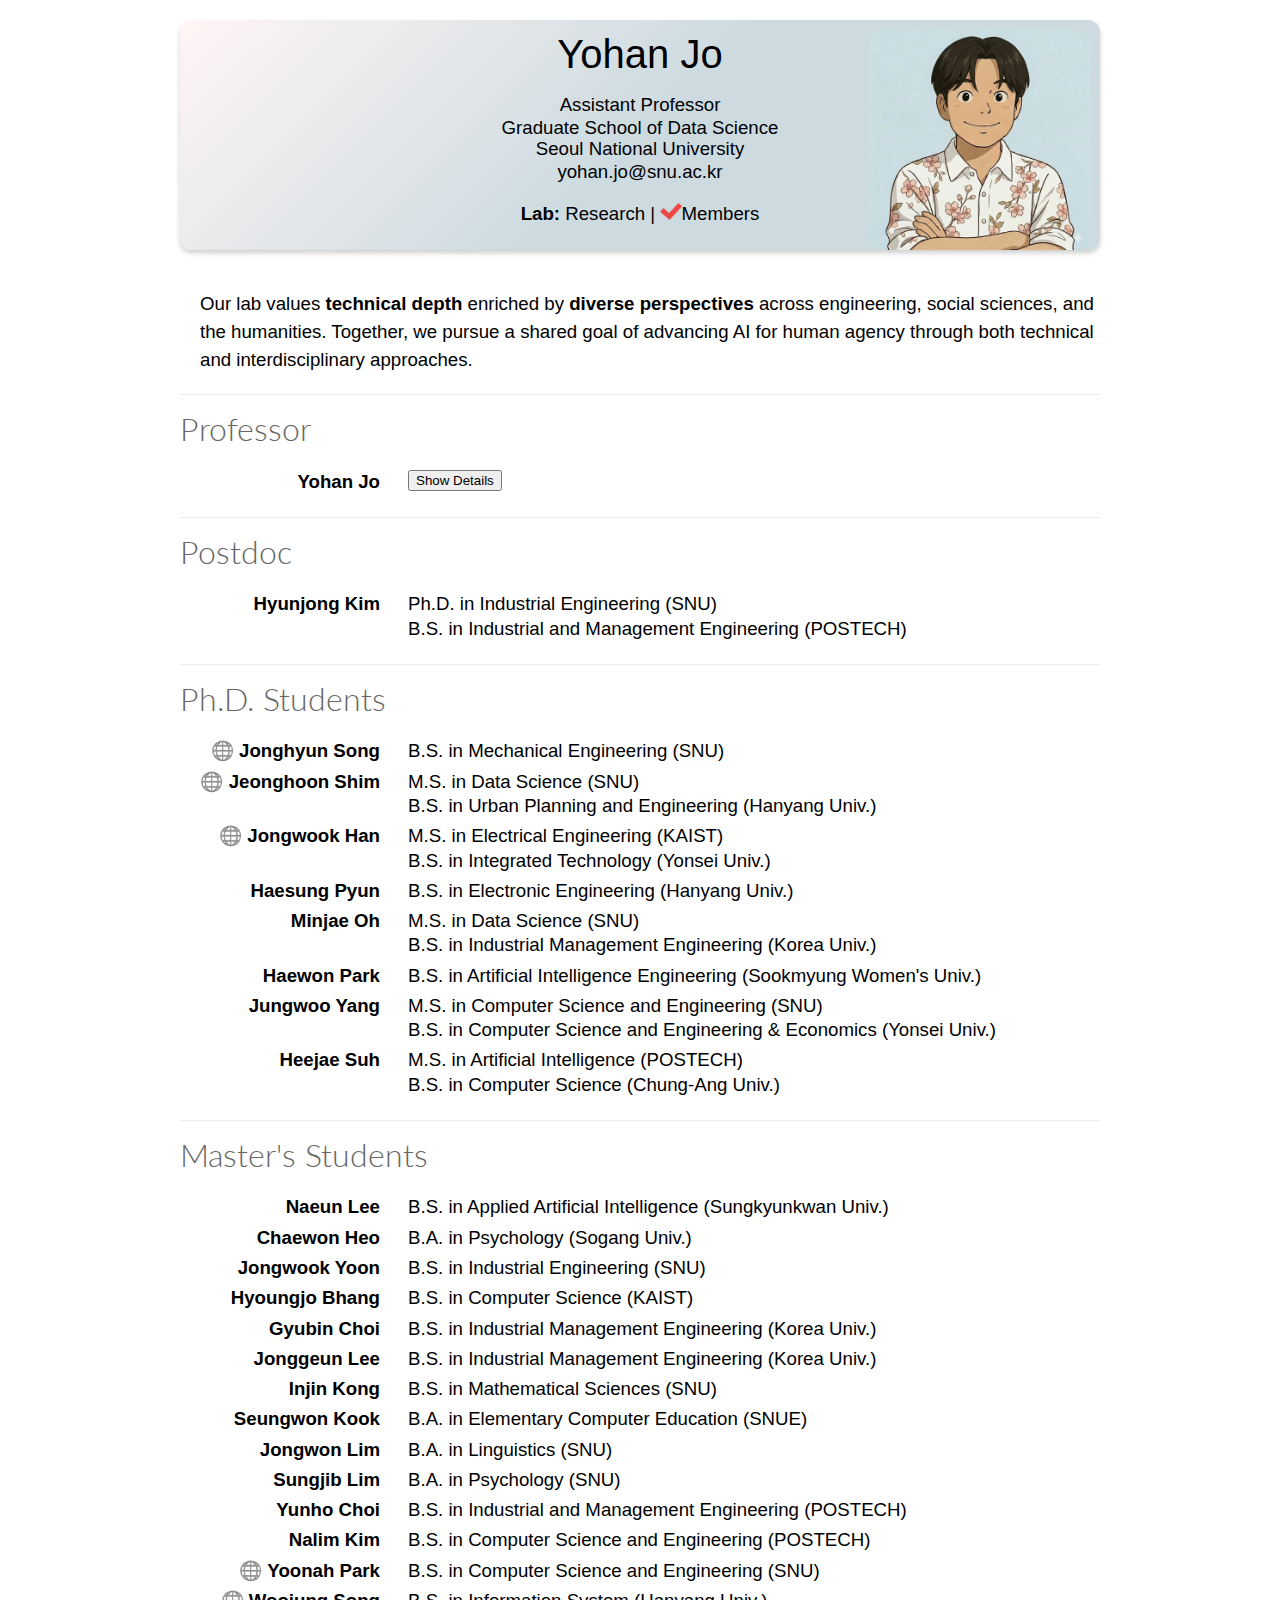
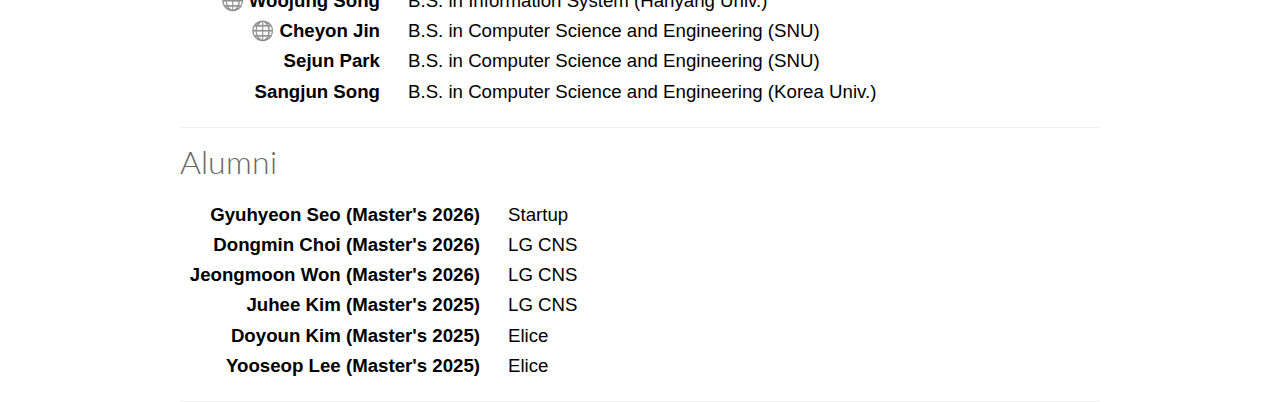
<file: lab.html>
<html>
    <head>
        <!-- Google tag (gtag.js) -->
        <script async src="https://www.googletagmanager.com/gtag/js?id=G-27XXQLEX67"></script>
        <script>
          window.dataLayer = window.dataLayer || [];
          function gtag(){dataLayer.push(arguments);}
          gtag('js', new Date());

          gtag('config', 'G-27XXQLEX67');
        </script>

        <meta http-equiv="Content-Type" content="text/html; charset=utf-8" />
        <meta http-equiv="Content-Script-Type" content="text/javascript" />
        <meta http-equiv="Content-Style-Type" content="text/css" />

        <title>Lab Members</title>
        <link rel="shortcut icon" href="images/charlie_brown_yellow.png"/>
        <link rel="stylesheet" type="text/css" href="style.css" />
        <!--[if !IE]>-->
        <meta name="viewport" content="width=device-width, initial-scale=1.0, maximum-scale=1.0, user-scalable=0" />
        <link href="https://fonts.googleapis.com/css?family=Roboto:300,300i,400,400i,500,700" rel="stylesheet">
        <link href='https://fonts.googleapis.com/css?family=Lato:300' rel='stylesheet' type='text/css'>
        <link href="https://fonts.googleapis.com/css?family=Noto+Sans+KR" rel="stylesheet">
        <script src="https://code.jquery.com/jquery-3.4.1.min.js"></script>
        <script>
             document.addEventListener('DOMContentLoaded', function() {
                // Publications section
                let yohanBio = document.querySelector('#yohan_bio');
                let showYohanBioBtn = document.getElementById('showYohanBioBtn');
                let hideYohanBioBtn = document.getElementById('hideYohanBioBtn');

                 yohanBio.style.display = 'none';
                hideYohanBioBtn.style.display = 'none';


                showYohanBioBtn.addEventListener('click', function() {
                    yohanBio.style.display = 'block';

                    // Swap visibility of buttons
                    showYohanBioBtn.style.display = 'none';
                    hideYohanBioBtn.style.display = 'inline-block';
                });

                hideYohanBioBtn.addEventListener('click', function() {
                    yohanBio.style.display = 'none';

                    // Swap visibility of buttons
                    showYohanBioBtn.style.display = 'inline-block';
                    hideYohanBioBtn.style.display = 'none';
                });
            });
        </script>
    </head>
    <body>
        <div id="wrap">
            <div id="profile" valign="top">
                <div id="profile_left_margin"></div>
                <div id="short_intro">
                    <h1>Yohan Jo</h1>
                    <p>Assistant Professor</p>
                    <p><a href="https://gsds.snu.ac.kr/">Graduate School of Data Science<br />Seoul National University</a></p>
                    <p>yohan.jo&#64;snu.ac.kr</p>
                    <p style="margin-top: 20px;"><b>Lab:</b> <a href="index.html">Research</a> | <img src="images/check.png" class="check_mark" />Members</p>
                </div>
                <div id="photo">
                    <img src="images/yohanjo-cherryblossom.jpg" />
                </div>
                <div id="profile_right_margin"></div>
            </div>
 

            <div class="section">
                <p>Our lab values <b>technical depth</b> enriched by <b>diverse perspectives</b> across engineering, social sciences, and the humanities. Together, we pursue a shared goal of advancing AI for human agency through both technical and interdisciplinary approaches.</p>
            </div>

            <div class="section">
                <h2>Professor</h2>
                <ul class="student_list">
                    <li class="student_row">
                        <span class="member_name">Yohan Jo</span>
                        <span class="member_affiliation"> 
                            <button id="showYohanBioBtn">Show Details</button>
                            <button id="hideYohanBioBtn">Hide Details</button>
                        </span>
                    </li>
                </ul>
                <div id="yohan_bio">
                    <div id="education" class="yohan_bio_section">
                        <h3>Education</h3>
                        <ul class="nobullet">
                            <li><b><a href="http://www.cmu.edu">Carnegie Mellon University</a></b></span>
                            <ul>
                                <li>Ph.D. in <a href="http://lti.cs.cmu.edu">Language and Information Technologies</a> (Advisor: <a href="https://www.cs.cmu.edu/~hovy/">Eduard Hovy</a>) <span class="date">(2021)</span></li>
                                <li>M.S. in <a href="http://lti.cs.cmu.edu">Language Technologies</a> (Advisor: <a href="http://www.cs.cmu.edu/~cprose/">Carolyn P. Rosé</a>)  <span class="date">(2016)</span></li>
                            </ul>
                            </li>
                            <li><b><a href="http://www.kaist.edu">KAIST</a></b></span>
                            <ul>
                                <li>M.S. in <a href="http://cs.kaist.ac.kr">Computer Science</a> (Advisor: <a href="https://aliceoh9.github.io/">Alice Oh</a>)  <span class="date">(2011)</span></li>
                                <li>B.S. in <a href="http://cs.kaist.ac.kr">Computer Science</a>  <span class="date">(2009)</span></li>
                            </ul>
                            </li>
                        </ul>
                    </div>

                    <div id="work_experience" class="yohan_bio_section">
                        <h3>Work</h3>
                        <ul>
                            <li><span class="work"><a href="https://gsds.snu.ac.kr/">Seoul National University</a></span> Assistant Professor <span class="date">(Sept 2023&ndash;Present)</span> </li>
                            <li><span class="work"><a href="https://www.amazon.science/research-areas/conversational-ai-natural-language-processing">Amazon.com, Inc.</a></span> Applied Scientist <span class="date">(Aug 2021&ndash;Aug 2023)</span> </li>
                            <li><span class="work"><a href="https://machinelearning.apple.com/">Apple Inc.</a></span> ML Research &amp; NLP Intern <span class="date">(June&ndash;Aug 2020)</span> </li>
                            <li><span class="work"><a href="http://www.ets.org">Educational Testing Service (ETS)</a></span> Research &amp; Development Intern <span class="date">(June&ndash;July 2017)</span> </li>
                            <li><span class="work"><a href="https://www.etri.re.kr">Electronics and Telecommunications Research Institute (ETRI)</a></span> Researcher <span class="date">(Feb 2011&ndash;July 2014)</span> </li>
                        </ul>
                    </div>
                </div>
            </div>

            <div class="section">
                <h2>Postdoc</h2>
                <ul class="student_list">
                    <li class="student_row"> <span class="member_name">Hyunjong Kim</span> <span class="member_affiliation">Ph.D. in Industrial Engineering (SNU)<br />B.S. in Industrial and Management Engineering (POSTECH)</span></li>
                </ul>
            </div>

            <div class="section">
                <h2>Ph.D. Students</h2>
                <ul class="student_list">
                    <li class="student_row"> <span class="member_name"><a href="https://yc-song.github.io/" target="_blank">🌐</a> Jonghyun Song</span> <span class="member_affiliation">B.S. in Mechanical Engineering (SNU)</span> </li>
                    <li class="student_row"> <span class="member_name"><a href="https://jeonghoon-shim.github.io/" target="_blank">🌐</a> Jeonghoon Shim</span> <span class="member_affiliation">M.S. in Data Science (SNU)<br />B.S. in Urban Planning and Engineering (Hanyang Univ.)</span> </li>
                    <li class="student_row"> <span class="member_name"><a href="https://jongwook-han.github.io/" target="_blank">🌐</a> Jongwook Han</span> <span class="member_affiliation">M.S. in Electrical Engineering (KAIST)<br />B.S. in Integrated Technology (Yonsei Univ.)</span> </li>
                    <li class="student_row"> <span class="member_name">Haesung Pyun</span> <span class="member_affiliation">B.S. in Electronic Engineering (Hanyang Univ.)</span> </li>
                    <li class="student_row"> <span class="member_name">Minjae Oh</span> <span class="member_affiliation">M.S. in Data Science (SNU)<br />B.S. in Industrial Management Engineering (Korea Univ.)</span> </li>
                    <li class="student_row"> <span class="member_name">Haewon Park</span> <span class="member_affiliation">B.S. in Artificial Intelligence Engineering (Sookmyung Women's Univ.)</span> </li>
                    <li class="student_row"> <span class="member_name">Jungwoo Yang</span> <span class="member_affiliation">M.S. in Computer Science and Engineering (SNU)<br />B.S. in Computer Science and Engineering &amp; Economics (Yonsei Univ.)</span> </li>
                    <li class="student_row"> <span class="member_name">Heejae Suh</span> <span class="member_affiliation">M.S. in Artificial Intelligence (POSTECH)<br />B.S. in Computer Science (Chung-Ang Univ.)</span> </li>
                </ul>
            </div>

            <div class="section">
                <h2>Master's Students</h2>
                <ul class="student_list">
                    <li class="student_row"> <span class="member_name">Naeun Lee</span> <span class="member_affiliation">B.S. in Applied Artificial Intelligence (Sungkyunkwan Univ.)</span> </li>
                    <li class="student_row"> <span class="member_name">Chaewon Heo</span> <span class="member_affiliation">B.A. in Psychology (Sogang Univ.)</span> </li>
                    <li class="student_row"> <span class="member_name">Jongwook Yoon</span> <span class="member_affiliation">B.S. in Industrial Engineering (SNU)</span> </li>
                    <li class="student_row"> <span class="member_name">Hyoungjo Bhang</span> <span class="member_affiliation">B.S. in Computer Science (KAIST)</span> </li>
                    <li class="student_row"> <span class="member_name">Gyubin Choi</span> <span class="member_affiliation">B.S. in Industrial Management Engineering (Korea Univ.)</span> </li>
                    <li class="student_row"> <span class="member_name">Jonggeun Lee</span> <span class="member_affiliation">B.S. in Industrial Management Engineering (Korea Univ.)</span> </li>
                    <li class="student_row"> <span class="member_name">Injin Kong</span> <span class="member_affiliation">B.S. in Mathematical Sciences (SNU)</span> </li>
                    <li class="student_row"> <span class="member_name">Seungwon Kook</span> <span class="member_affiliation">B.A. in Elementary Computer Education (SNUE)</span> </li>
                    <li class="student_row"> <span class="member_name">Jongwon Lim</span> <span class="member_affiliation">B.A. in Linguistics (SNU)</span> </li>
                    <li class="student_row"> <span class="member_name">Sungjib Lim</span> <span class="member_affiliation">B.A. in Psychology (SNU)</span> </li>
                    <li class="student_row"> <span class="member_name">Yunho Choi</span> <span class="member_affiliation">B.S. in Industrial and Management Engineering (POSTECH)</span> </li>
                    <li class="student_row"> <span class="member_name">Nalim Kim</span> <span class="member_affiliation">B.S. in Computer Science and Engineering (POSTECH)</span> </li>
                    <li class="student_row"> <span class="member_name"><a href="https://gyuuuna.github.io" target="_blank">🌐</a> Yoonah Park</span> <span class="member_affiliation">B.S. in Computer Science and Engineering (SNU)</span> </li>
                    <li class="student_row"> <span class="member_name"><a href="https://opusdeisong.github.io/" target="_blank">🌐</a> Woojung Song</span> <span class="member_affiliation">B.S. in Information System (Hanyang Univ.)</span> </li>
                    <li class="student_row"> <span class="member_name"><a href="https://hzlcodus.github.io/website/" target="_blank">🌐</a> Cheyon Jin</span> <span class="member_affiliation">B.S. in Computer Science and Engineering (SNU)</span> </li>
                    <li class="student_row"> <span class="member_name">Sejun Park</span> <span class="member_affiliation">B.S. in Computer Science and Engineering (SNU)</span> </li>
                    <li class="student_row"> <span class="member_name">Sangjun Song</span> <span class="member_affiliation">B.S. in Computer Science and Engineering (Korea Univ.)</span> </li>
                </ul>
            </div>

            <div class="section">
                <h2>Alumni</h2>
                <ul class="student_list">
                    <li class="student_row"> <span class="alum_name">Gyuhyeon Seo (Master's 2026)</span> <span class="member_affiliation">Startup</span> </li> <!-- B.A. in Data Science (UC Berkeley) -->
                    <li class="student_row"> <span class="alum_name">Dongmin Choi (Master's 2026)</span> <span class="member_affiliation">LG CNS</span> </li> <!-- B.S. in Mathematics Education (SNU) -->
                    <li class="student_row"> <span class="alum_name">Jeongmoon Won (Master's 2026)</span> <span class="member_affiliation">LG CNS</span> </li> <!-- M.A. and B.A. in Education (SNU) -->
                    <li class="student_row"> <span class="alum_name">Juhee Kim (Master's 2025)</span> <span class="member_affiliation">LG CNS</span> </li> <!-- B.S. in Statistics (Sungkyunkwan Univ.) -->
                    <li class="student_row"> <span class="alum_name">Doyoun Kim (Master's 2025)</span> <span class="member_affiliation">Elice</span> </li> <!-- B.A. in German Language Education -->
                    <li class="student_row"> <span class="alum_name">Yooseop Lee (Master's 2025)</span> <span class="member_affiliation">Elice</span> </li> <!-- B.A. in French Language Education -->
                </ul>
            </div>
        </div>
    </body>
</html>
</file>
<file: style.css>
body {
	margin: 0;
	padding: 0;
	font-size: 14pt;
	font-family: 'Helvetica', 'Arial', sans-serif;
	line-height: 150%;
}

p {
	margin: 0;
	padding: 0;
}

a {
	/*color: darkblue;*/
	color: inherit;
	text-decoration: none;
}

a:hover {
	text-decoration: underline;
    color: #ee4443;
}

a:visited {
	/*color: darkblue;*/
}

h1 {
	font-weight: 400;
	font-size: 30pt;
}

h2 {
	font-family: 'Lato', sans-serif;
	color: #666;
	font-size: 24pt;
	font-weight: 300;
    margin-top: 0;
}

h3 {
    margin: 20px 0 10px 0;
}

h4 {
    margin: 0px 0 10px 0;
}

ul {
	margin: 0;
    padding-left: 25px;
}

ul.nobullet {
	list-style: none;
}

ul.nobullet > li {
    margin-left: -20px;
}


li {
	margin-bottom: 3px;
	line-height: 130%;
}

ul li {
	margin-top: 6px;
}

ul li ul {
	margin-top: 5px;
	list-style-type: circle;
}

ul li ul li {
	margin-top: 2px;
}

ol {
    padding-left: 40px;
}

ol li {
	margin-bottom: 10px;
}


@media screen and (max-width: 767px) {
    ol {
        margin-left: -10px;
        padding-left: 0px;
        list-style: none;
    }
}


/* Show More, Show Less */
#publications li.paper {
    display: none;
}

/*
#publications li.paper:nth-child(-n+9) {
    display: list-item;
}
*/

#publications .show-all li.paper {
    display: list-item;
}

#publications li.select {
    display: list-item;
}

#courses .course_list {
  list-style-type: none;
  padding-left: 0;
  margin-left: 10px;
}

/*
#courses li.course_list_item {
    display: none;
}

#courses li.course_list_item:nth-child(-n+2) {
    display: list-item;
}
*/

#courses .show-all li.course_list_item {
    display: list-item;
}

.courses_row {
    display: grid;
    gap: 1.5em;
    align-items: start;
    grid-template-columns: 120px 1fr;
}

.courses_row .semester {
  font-weight: bold;
}

.courses_row .course_names {
  word-wrap: break-word; /* ensures long text wraps nicely */
}

@media screen and (max-width: 767px) {
    .course_list {
        padding: 0 10px;
    }

    .courses_row {
        display: block;
    }

    .courses_row .semester {
        display: block;
    }

    .courses_row .course_names {
        display: block;
        margin-left: 20px;
    }
}





/*-------------------------*/

#wrap {
	max-width: 920px;
	margin-top: 20px;
	margin-left: auto;
	margin-right: auto;
}


@media screen and (max-width: 767px) {
    #wrap {
        margin: 10px;
    }
}


/* Profile section */
#profile {
    background: linear-gradient(135deg, #fff5f5 0%, #CDDBE0 50%); 
    box-shadow: 0 3px 5px rgba(0, 0, 0, 0.2);
    border-radius: 12px;
    display: table;
    width: 100%;
    margin-bottom: 20px;
    padding-top: 10px;
}

#profile_left_margin {
    display: table-cell;
    width: 25%;
}

#profile .check_mark {
    height: .9em;
}

#short_intro {
    display: table-cell;
    padding-top: 10px;
    padding-bottom: 10px;
	text-align: center;
    width: 50%;
    min-width: 250px;
    vertical-align: top;
}

#short_intro p {
    margin: 3px 0;
    line-height: 1.1em;
}

#photo {
    display: table-cell;
    width: 30%;
    text-align: left;
    vertical-align: bottom;
}

#photo img {
	border-radius: 12px;
	height: 220px;
}

#profile_right_margin {
    display: table-cell;
    width: auto; 
}

@media screen and (max-width: 767px) {
    #profile_left_margin, #photo, #profile_right_margin {
        display: none;
        width: 0;
    }
}




.clear {
	clear: both;
}

#menu {
	display: table;
	width: 100%;
	margin-bottom: 25px;
	border-top: 1px solid #999;
	border-bottom: 1px solid #999;
}

#menu div {
	display: table-cell;
	width: 25%;
	text-align: center;
	vertical-align: middle;
	font-weight: 400;
	color: #333;
}

#menu div:hover {
	background: #ddd;
}

#menu .now {
	background: #eee;
    color: #ee4443;
}

#menu a {
	display: block;
	padding: 5px 0 5px 0;
	color: inherit;
}

#menu a:hover {
	text-decoration: none;
}

#logos {
	width: 100%;
	text-align: center;
    padding-top: 20px;
	margin-bottom: 20px;
}

#logos img {
	margin: 0 35px;
	vertical-align: middle;
}

#footer {
	text-align: right;
	color: gray;
}

p.bigskip {
	margin: 20px 0;
}

.section {
	padding: 20px 0;
	/*margin: 20px 0;*/
	border-bottom: 1px solid #eee;
}

.section p {
	margin-left: 20px;
}

.date {
	margin-left: 5px;
	font-size: 0.8em;
	font-weight: 300;
	color: #333;
	vertical-align: top;
}

.paper_title {
	/*font-family: 'SF Pro', 'Roboto', sans-serif;*/
	font-weight: 700;
	line-height: 140%;
}

.paper_title .link {
    margin-left: 5px;
/*
	color: #666;
	font-weight: 300;
	font-size: 0.8em;
*/
}

.paper_title .link a {
  /* Make the link act like a box */
  display: inline-block;

  /* Button styling */
  background-color: #bbb; /* Example Green color */
  color: white;
  text-decoration: none;      /* Remove underline */
  padding: 0px 6px;
  margin-left: -0.1em;
  border-radius: 4px;         /* Slightly rounded corners */
  font-size: 0.9rem;
  font-weight: 500;

  /* Positioning */
  vertical-align: top; /* Keeps it aligned with the text line */
  transition: background-color 0.2s;
}

.paper_title .link a:hover {
  background-color: #ee4443; 
}

.best_paper {
	font-weight: 400;
}

.paper_authors {
	/*font-family: 'Roboto', sans-serif;*/
	font-weight: 400;
    color: #333;
	line-height: 140%;
}

.paper_venue {
	/*font-family: 'Roboto', sans-serif;*/
	font-weight: 300;
    color: #666;
	line-height: 140%;
    font-style: italic;
}

.paper_title img {
	margin-top: 0.5pt;
	height:10.5pt;
}

.hide {
	display: none;
}

.emph {
    color: #ee4443;
}

#lab_intro {
	max-width: 1280px;
	margin-left: auto;
	margin-right: auto;
}

#lab_intro img {
    display: block;
    margin-top: 20px;
}

#lab_intro img {
    max-width: 100%;
}

#lab_intro video {
    max-width: 100%;
}

.video {
    position: relative;
    width: 100%;
    height: 0;
    padding-bottom: 56.25%;
}

iframe {
    position: absolute;
    top: 0;
    left: 0;
    width: 100%;
    height: 100%;
}

.student_list {
  list-style-type: none;
  padding-left: 0;
  margin: 0;
}

.student_row {
  display: grid;
  gap: 1.5em;
  align-items: start;
}

.student_row:has(.member_name) {
    grid-template-columns: 200px 1fr;
}

.student_row:has(.alum_name) {
    grid-template-columns: 300px 1fr;
}

.member_name,
.alum_name {
  font-weight: bold;
  text-align: right;
}

.member_name a {
  filter: grayscale(100%);
  transition: all 0.3s ease;
}

.member_name a:hover {
  filter: grayscale(0%);
}

.member_affiliation {
  word-wrap: break-word; /* ensures long text wraps nicely */
}

@media screen and (max-width: 767px) {
    .student_list {
        padding: 0 10px;
    }

    .student_row {
        display: block;
    }

    .member_name, .alum_name {
        display: block;
        text-align: left;
    }

    .member_affiliation {
        display: block;
        margin-left: 20px;
    }
}

.work {
    margin-right: 10px;
    font-weight: bold;
}

.superscript {
    position: relative;
    font-size: 80%;
    top: -0.5em;
}

#yohan_bio {
    margin: 10px 30px;
    padding: 20px;
    background-color: #f9f9f9;
    border-radius: 5px;
    border: 1px solid #ddd;
    
}

.yohan_bio_section ul {
    margin-left: 20px;
    margin-bottom: 20px;
}
    

#yohan_bio h3 {
    margin-top: 0px;
    font-weight: normal;
}


/* --- Slideshow ---*/
:root {
    --slide-min-height: 430px;
}

.slideshow-container {
    position: relative;
    margin: 10px auto;
    overflow: hidden;
}

.slides {
    display: flex;
    transition: transform 0.5s ease-in-out;
}

.slide {
    min-width: 100%;
    box-sizing: border-box;
}


.slide-inner {
    width: 100%;
    min-height: var(--slide-min-height);
    display: flex;
    background-color: #ffffff;
    border: 1px solid #eee;
    box-sizing: border-box;
    position: relative;
    overflow: hidden;
}

.slide-inner img {
    margin: auto;
    width: 100%;
    max-height: var(--slide-min-height);
    object-fit: contain;
}

/* 왼쪽 텍스트 영역 */
.slide-text-content {
    flex: 1;
    padding: 40px 70px;
    display: flex;
    flex-direction: column;
    position: relative;
    text-align: left; /* 텍스트 좌측 정렬 */
}

/* 슬라이드 제목 */
.slide-inner h2.slide-title {
    color: #3b5a88;
	font-family: 'Lato', sans-serif;
    font-size: 28px;
    font-weight: bold;
    margin-bottom: 40px;
    line-height: 1.2;
}

/* 리스트 스타일 */
.slide-inner ul.slide-list {
    list-style-position: outside;
    padding-left: 25px;
    margin-top: 0;
}

.slide-inner ul.slide-list li {
    color: #333333;
    line-height: 1.4;
    margin-bottom: 10px;
    padding-left: 10px;
}

/* 불릿 포인트 */
.slide-inner ul.slide-list li::marker {
    color: #333;
    font-size: 20px;
}

/* 오른쪽 비주얼/이미지 영역 */
.slide-visual {
    width: 20%; /* 우측 영역 너비 */
    flex-shrink: 0;
    background: linear-gradient(160deg, #2b4570 0%, #1a2640 100%);
    position: relative;
}

.slide-visual::after {
    content: '';
    position: absolute;
    top: 0; left: 0; right: 0; bottom: 0;
    background: radial-gradient(circle at 30% 50%, rgba(255,255,255,0.1) 0%, transparent 60%);
}

/* Agentic Systems (청록/남색 계열) */
.slide-visual.variant-2 {
    background: linear-gradient(160deg, #1a2640 0%, #0d1321 100%);
}

/* Pluralistic Value Alignment (보라/네온 계열) */
.slide-visual.variant-3 {
    background: linear-gradient(160deg, #2e1a40 0%, #150d21 100%);
}

/* Geometry and Internal Mechanisms (Deep Dark Navy/Black) */
.slide-visual.variant-4 {
    background: linear-gradient(160deg, #0f172a 0%, #020617 100%);
}

.arrow {
    position: absolute;
    top: 50%;
    transform: translateY(-50%);
    width: 50px;
    height: 50px;
    background-color: rgba(0, 0, 0, 0.5);
    color: white;
    border: none;
    cursor: pointer;
    border-radius: 50%;
    display: flex;
    justify-content: center;
    align-items: center;
    z-index: 10;
}
.arrow.left {
    left: 10px;
}
.arrow.right {
    right: 10px;
}
.arrow:hover {
    background-color: rgba(0, 0, 0, 0.8);
}

.dots-container {
    text-align: center;
    margin-top: 10px;
}
.dot {
    display: inline-block;
    width: 12px;
    height: 12px;
    margin: 0 5px;
    background-color: #bbb;
    border-radius: 50%;
    cursor: pointer;
    transition: background-color 0.3s;
}
.dot.active {
    background-color: #333;
}

/* no longer used */
.thumbnail-preview img {
    width: 100%;
    height: auto;
    border: 1px solid #ccc;
    box-shadow: 0 4px 6px rgba(0, 0, 0, 0.1);
    background-color: #fff;
}

.thumbnail-preview {
    position: absolute; 
    bottom: 50px;
    left: 50%; 
    transform: translateX(-50%); 
    width: 400px;
    display: none;
    z-index: 20;
}

#workshops li {
    margin-left: 20px;
}
</file>
